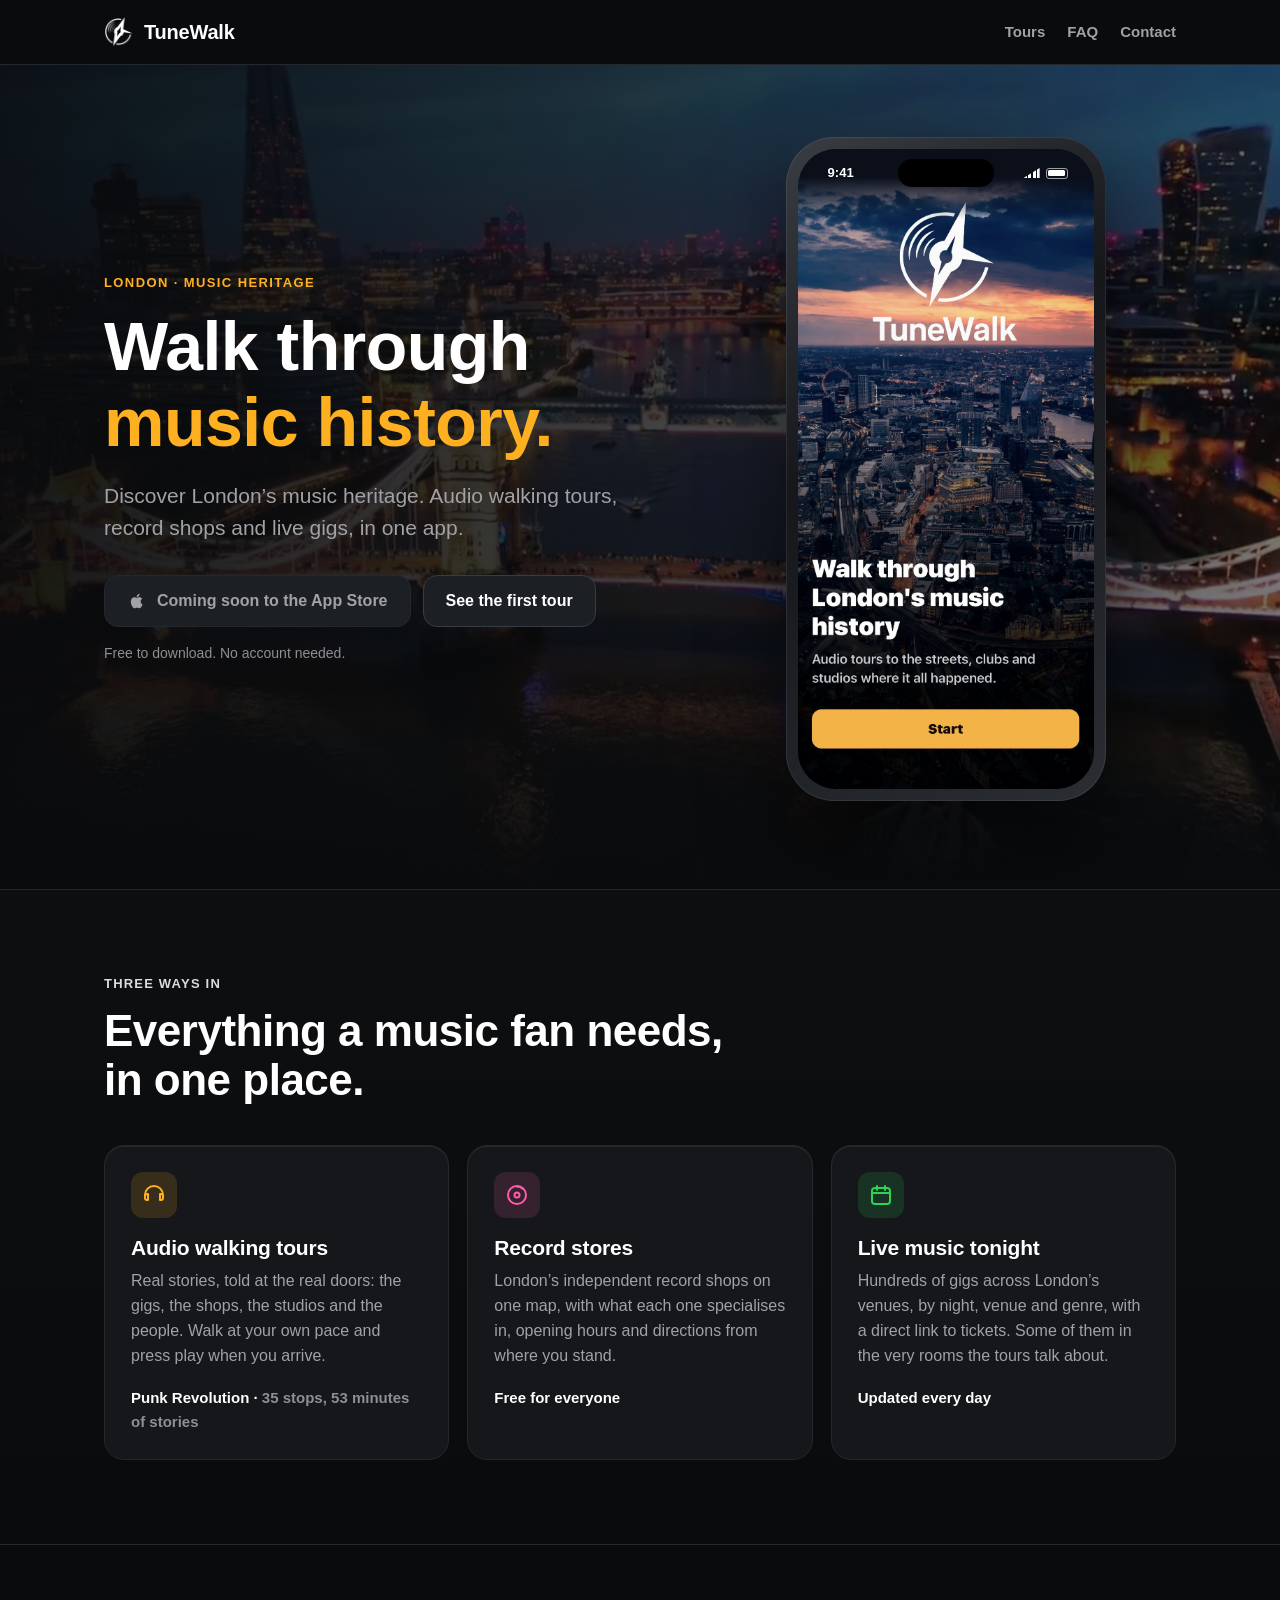
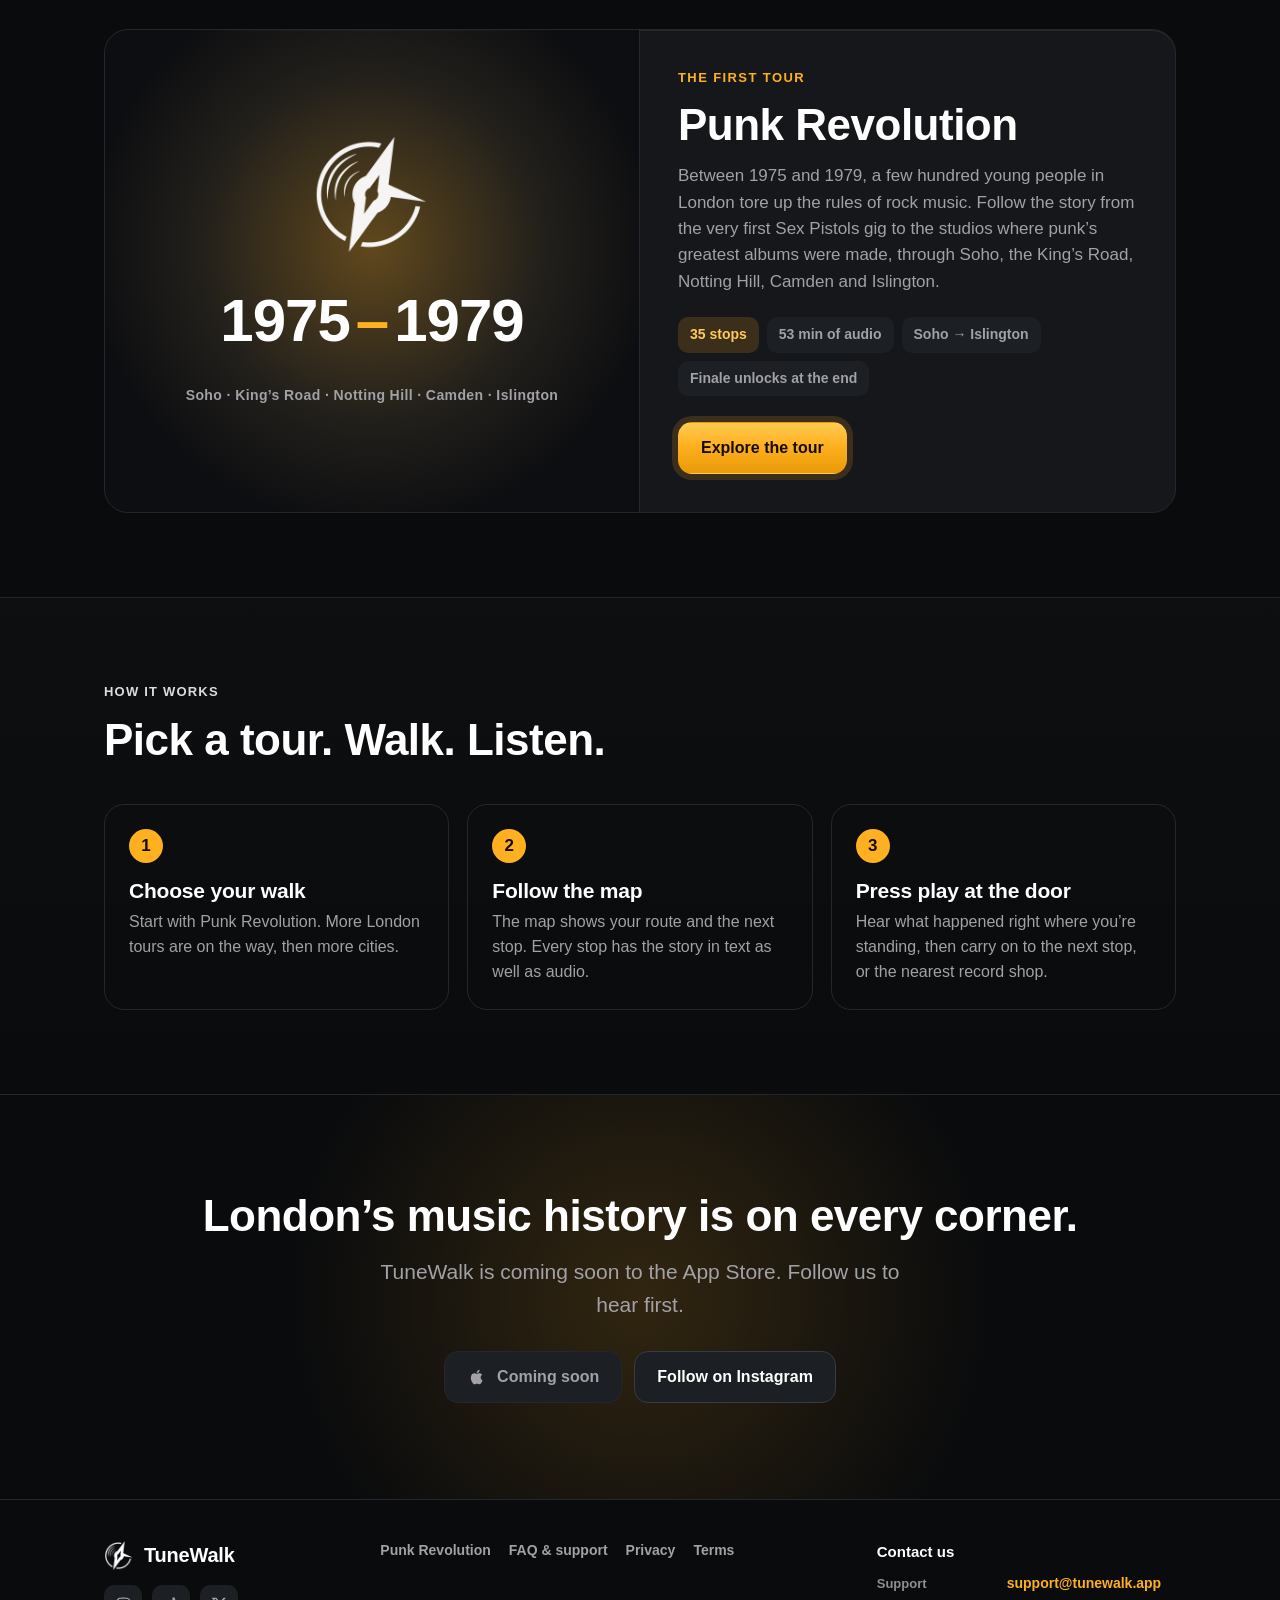
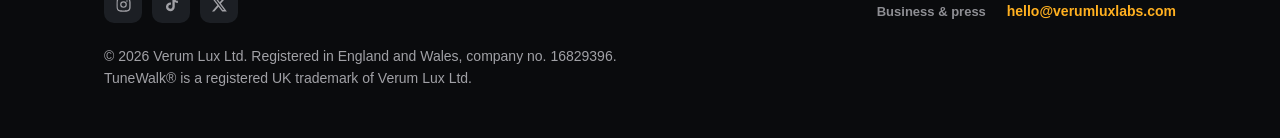
<file: index.html>
<!DOCTYPE html>
<html lang="en">
<head>
<meta charset="UTF-8">
<meta name="viewport" content="width=device-width, initial-scale=1">
<title>TuneWalk – London’s music history, on foot</title>
<meta name="description" content="Audio walking tours of London’s music history, the city’s independent record stores and tonight’s gigs, together in one app.">
<meta name="theme-color" content="#0A0B0D">
<link rel="icon" type="image/png" href="assets/favicon-64.png">
<link rel="apple-touch-icon" href="assets/apple-touch-icon.png">
<link rel="stylesheet" href="assets/site.css?v=20261121d">
<meta property="og:type" content="website">
<meta property="og:site_name" content="TuneWalk">
<meta property="og:title" content="TuneWalk – London’s music history, on foot">
<meta property="og:description" content="Audio walking tours of London’s music history, the city’s independent record stores and tonight’s gigs, together in one app.">
<meta property="og:url" content="https://tunewalk.app/">
<meta property="og:image" content="https://tunewalk.app/assets/og-home.png">
<meta property="og:image:width" content="1200">
<meta property="og:image:height" content="630">
<meta name="twitter:card" content="summary_large_image">
<meta name="twitter:title" content="TuneWalk – London’s music history, on foot">
<meta name="twitter:description" content="Audio walking tours of London’s music history, the city’s independent record stores and tonight’s gigs, together in one app.">
<meta name="twitter:image" content="https://tunewalk.app/assets/og-home.png">
</head>
<body>
<header class="nav"><div class="wrap">
  <a class="brand" href="index.html"><img src="assets/logo-mark-256.png" alt="">TuneWalk</a>
  <nav class="nav-links">
    <a href="tour/punk-revolution/index.html">Tours</a>
    <a class="hide-sm" href="faq/index.html">FAQ</a>
    <a href="#contact">Contact</a>
  </nav>
</div></header>

<main>
<section class="hero">
  <video class="hero-video" autoplay muted loop playsinline preload="auto" poster="assets/hero-poster.jpg" aria-hidden="true"><source src="video.mp4" type="video/mp4"></video>
  <div class="hero-shade"></div>
  <div class="wrap hero-grid">
  <div>
    <div class="eyebrow">London · music heritage</div>
    <h1 style="margin-top:14px">Walk through <span>music history.</span></h1>
    <p class="lead">Discover London’s music heritage. Audio walking tours, record shops and live gigs, in one app.</p>
    <div class="hero-cta">
      <span class="btn btn-soon"><svg viewBox="0 0 24 24" fill="currentColor"><path d="M16.37 12.6c-.02-2.2 1.8-3.26 1.88-3.31-1.03-1.5-2.62-1.7-3.18-1.72-1.35-.14-2.64.8-3.33.8-.69 0-1.74-.78-2.86-.76-1.47.02-2.83.86-3.59 2.17-1.53 2.66-.39 6.6 1.1 8.75.73 1.05 1.6 2.24 2.73 2.2 1.1-.05 1.51-.71 2.84-.71 1.32 0 1.7.71 2.86.69 1.18-.02 1.93-1.07 2.65-2.13.83-1.22 1.17-2.4 1.19-2.46-.03-.01-2.28-.87-2.3-3.46zM14.2 6.13c.6-.73 1.01-1.75.9-2.76-.87.04-1.92.58-2.54 1.31-.56.65-1.05 1.69-.92 2.68.97.08 1.96-.49 2.56-1.23z"/></svg> Coming soon to the App Store</span>
      <a class="btn btn-dark" href="tour/punk-revolution/index.html">See the first tour</a>
    </div>
    <div class="hero-note">Free to download. No account needed.</div>
  </div>
  <div>
    <div class="phone"><div class="screen shot">
      <img src="assets/app-welcome.jpg" alt="The TuneWalk welcome screen: Walk through London's music history" width="860" height="1757">
      <div class="statusbar"><span>9:41</span><span class="sb-icons"><i class="sig"></i><i class="bat"></i></span></div>
      <div class="island"></div>
    </div></div>
  </div>
</div></section>

<section class="section alt"><div class="wrap">
  <div class="section-head">
    <div class="label">Three ways in</div>
    <h2 style="margin-top:12px">Everything a music fan needs, in one place.</h2>
  </div>
  <div class="cards">
    <div class="card">
      <div class="ic" style="background:rgba(255,176,32,0.14)"><svg viewBox="0 0 24 24" fill="none" stroke="#FFB020" stroke-width="2" stroke-linecap="round" stroke-linejoin="round"><path d="M3 14v-2a9 9 0 0 1 18 0v2"/><path d="M21 15a2 2 0 0 1-2 2h-1v-6h1a2 2 0 0 1 2 2zM3 15a2 2 0 0 0 2 2h1v-6H5a2 2 0 0 0-2 2z"/></svg></div>
      <h3>Audio walking tours</h3>
      <p>Real stories, told at the real doors: the gigs, the shops, the studios and the people. Walk at your own pace and press play when you arrive.</p>
      <div class="stat">Punk Revolution · <span>35 stops, 53 minutes of stories</span></div>
    </div>
    <div class="card">
      <div class="ic" style="background:rgba(255,92,170,0.14)"><svg viewBox="0 0 24 24" fill="none" stroke="#FF5CAA" stroke-width="2" stroke-linecap="round"><circle cx="12" cy="12" r="9"/><circle cx="12" cy="12" r="2.5"/><path d="M12 3.5a8.5 8.5 0 0 1 6 2.5"/></svg></div>
      <h3>Record stores</h3>
      <p>London’s independent record shops on one map, with what each one specialises in, opening hours and directions from where you stand.</p>
      <div class="stat">Free for everyone</div>
    </div>
    <div class="card">
      <div class="ic" style="background:rgba(48,209,88,0.14)"><svg viewBox="0 0 24 24" fill="none" stroke="#30D158" stroke-width="2" stroke-linecap="round" stroke-linejoin="round"><rect x="3" y="5" width="18" height="16" rx="3"/><path d="M16 3v4M8 3v4M3 10h18"/></svg></div>
      <h3>Live music tonight</h3>
      <p>Hundreds of gigs across London’s venues, by night, venue and genre, with a direct link to tickets. Some of them in the very rooms the tours talk about.</p>
      <div class="stat">Updated every day</div>
    </div>
  </div>
</div></section>

<section class="section"><div class="wrap">
  <div class="tour-card">
    <div class="tour-art tour-art-css"><img src="assets/logo-mark-256.png" alt=""><div class="years">1975<span>–</span>1979</div><div class="where">Soho · King’s Road · Notting Hill · Camden · Islington</div></div>
    <div class="tour-body">
      <div class="eyebrow">The first tour</div>
      <h2 style="margin-top:12px">Punk Revolution</h2>
      <p>Between 1975 and 1979, a few hundred young people in London tore up the rules of rock music. Follow the story from the very first Sex Pistols gig to the studios where punk’s greatest albums were made, through Soho, the King’s Road, Notting Hill, Camden and Islington.</p>
      <div class="chips"><span class="chip amber">35 stops</span><span class="chip">53 min of audio</span><span class="chip">Soho → Islington</span><span class="chip">Finale unlocks at the end</span></div>
      <a class="btn btn-amber" href="tour/punk-revolution/index.html">Explore the tour</a>
    </div>
  </div>
</div></section>

<section class="section alt"><div class="wrap">
  <div class="section-head"><div class="label">How it works</div><h2 style="margin-top:12px">Pick a tour. Walk. Listen.</h2></div>
  <div class="steps">
    <div class="step"><h3>Choose your walk</h3><p>Start with Punk Revolution. More London tours are on the way, then more cities.</p></div>
    <div class="step"><h3>Follow the map</h3><p>The map shows your route and the next stop. Every stop has the story in text as well as audio.</p></div>
    <div class="step"><h3>Press play at the door</h3><p>Hear what happened right where you’re standing, then carry on to the next stop, or the nearest record shop.</p></div>
  </div>
</div></section>

<section class="closing"><div class="wrap" style="position:relative">
  <h2>London’s music history is on every corner.</h2>
  <p class="lead">TuneWalk is coming soon to the App Store. Follow us to hear first.</p>
  <div class="hero-cta">
    <span class="btn btn-soon"><svg viewBox="0 0 24 24" fill="currentColor"><path d="M16.37 12.6c-.02-2.2 1.8-3.26 1.88-3.31-1.03-1.5-2.62-1.7-3.18-1.72-1.35-.14-2.64.8-3.33.8-.69 0-1.74-.78-2.86-.76-1.47.02-2.83.86-3.59 2.17-1.53 2.66-.39 6.6 1.1 8.75.73 1.05 1.6 2.24 2.73 2.2 1.1-.05 1.51-.71 2.84-.71 1.32 0 1.7.71 2.86.69 1.18-.02 1.93-1.07 2.65-2.13.83-1.22 1.17-2.4 1.19-2.46-.03-.01-2.28-.87-2.3-3.46zM14.2 6.13c.6-.73 1.01-1.75.9-2.76-.87.04-1.92.58-2.54 1.31-.56.65-1.05 1.69-.92 2.68.97.08 1.96-.49 2.56-1.23z"/></svg> Coming soon</span>
    <a class="btn btn-dark" href="https://www.instagram.com/tunewalk.app/">Follow on Instagram</a>
  </div>
</div></section>
</main>
<footer id="contact"><div class="wrap">
  <div class="foot">
    <div>
      <a class="brand" href="index.html"><img src="assets/logo-mark-256.png" alt="">TuneWalk</a>
      <div class="social">
  <a href="https://www.instagram.com/tunewalk.app/" aria-label="TuneWalk on Instagram"><svg viewBox="0 0 24 24"><path d="M12 7.3A4.7 4.7 0 1 0 12 16.7 4.7 4.7 0 0 0 12 7.3zm0 7.7a3 3 0 1 1 0-6 3 3 0 0 1 0 6zm6-7.9a1.1 1.1 0 1 1-2.2 0 1.1 1.1 0 0 1 2.2 0zM21.9 8.2c-.1-1.6-.4-3-1.6-4.2S17.4 2.4 15.8 2.3c-1.6-.1-6.5-.1-8.1 0-1.6.1-3 .4-4.2 1.6S2.4 6.6 2.3 8.2c-.1 1.6-.1 6.5 0 8.1.1 1.6.4 3 1.6 4.2s2.6 1.5 4.2 1.6c1.6.1 6.5.1 8.1 0 1.6-.1 3-.4 4.2-1.6s1.5-2.6 1.6-4.2c.1-1.6.1-6.5 0-8.1zM19.8 18c-.3.9-1 1.6-1.9 1.9-1.3.5-4.4.4-5.9.4s-4.6.1-5.9-.4c-.9-.3-1.6-1-1.9-1.9-.5-1.3-.4-4.4-.4-5.9s-.1-4.6.4-5.9c.3-.9 1-1.6 1.9-1.9 1.3-.5 4.4-.4 5.9-.4s4.6-.1 5.9.4c.9.3 1.6 1 1.9 1.9.5 1.3.4 4.4.4 5.9s.1 4.6-.4 5.9z"/></svg></a>
  <a href="https://www.tiktok.com/@tunewalkapp" aria-label="TuneWalk on TikTok"><svg viewBox="0 0 24 24"><path d="M16.6 2h-3.3v13.2a2.9 2.9 0 1 1-2.1-2.8V9.1a6.2 6.2 0 1 0 5.4 6.1V8.6a7.6 7.6 0 0 0 4.4 1.4V6.7a4.4 4.4 0 0 1-4.4-4.4V2z"/></svg></a>
  <a href="https://x.com/TuneWalkApp" aria-label="TuneWalk on X"><svg viewBox="0 0 24 24"><path d="M17.8 2.5h3.3l-7.2 8.2 8.5 11.2h-6.6l-5.2-6.8-6 6.8H1.3l7.7-8.8L.9 2.5h6.8l4.7 6.2 5.4-6.2zm-1.2 17.4h1.8L6.6 4.4H4.6l12 15.5z"/></svg></a>
</div>
    </div>
    <div class="foot-links">
      <a href="tour/punk-revolution/index.html">Punk Revolution</a>
      <a href="faq/index.html">FAQ &amp; support</a>
      <a href="privacy/index.html">Privacy</a>
      <a href="terms/index.html">Terms</a>
    </div>
    <div class="foot-contact">
      <div class="fc-title">Contact us</div>
      <div class="fc-row"><span>Support</span><a href="mailto:support@tunewalk.app">support@tunewalk.app</a></div>
      <div class="fc-row"><span>Business &amp; press</span><a href="mailto:hello@verumluxlabs.com">hello@verumluxlabs.com</a></div>
    </div>
  </div>
  <div class="legal">© 2026 Verum Lux Ltd. Registered in England and Wales, company no. 16829396.<br>TuneWalk® is a registered UK trademark of Verum Lux Ltd.</div>
</div></footer>
</body>
</html>
</file>
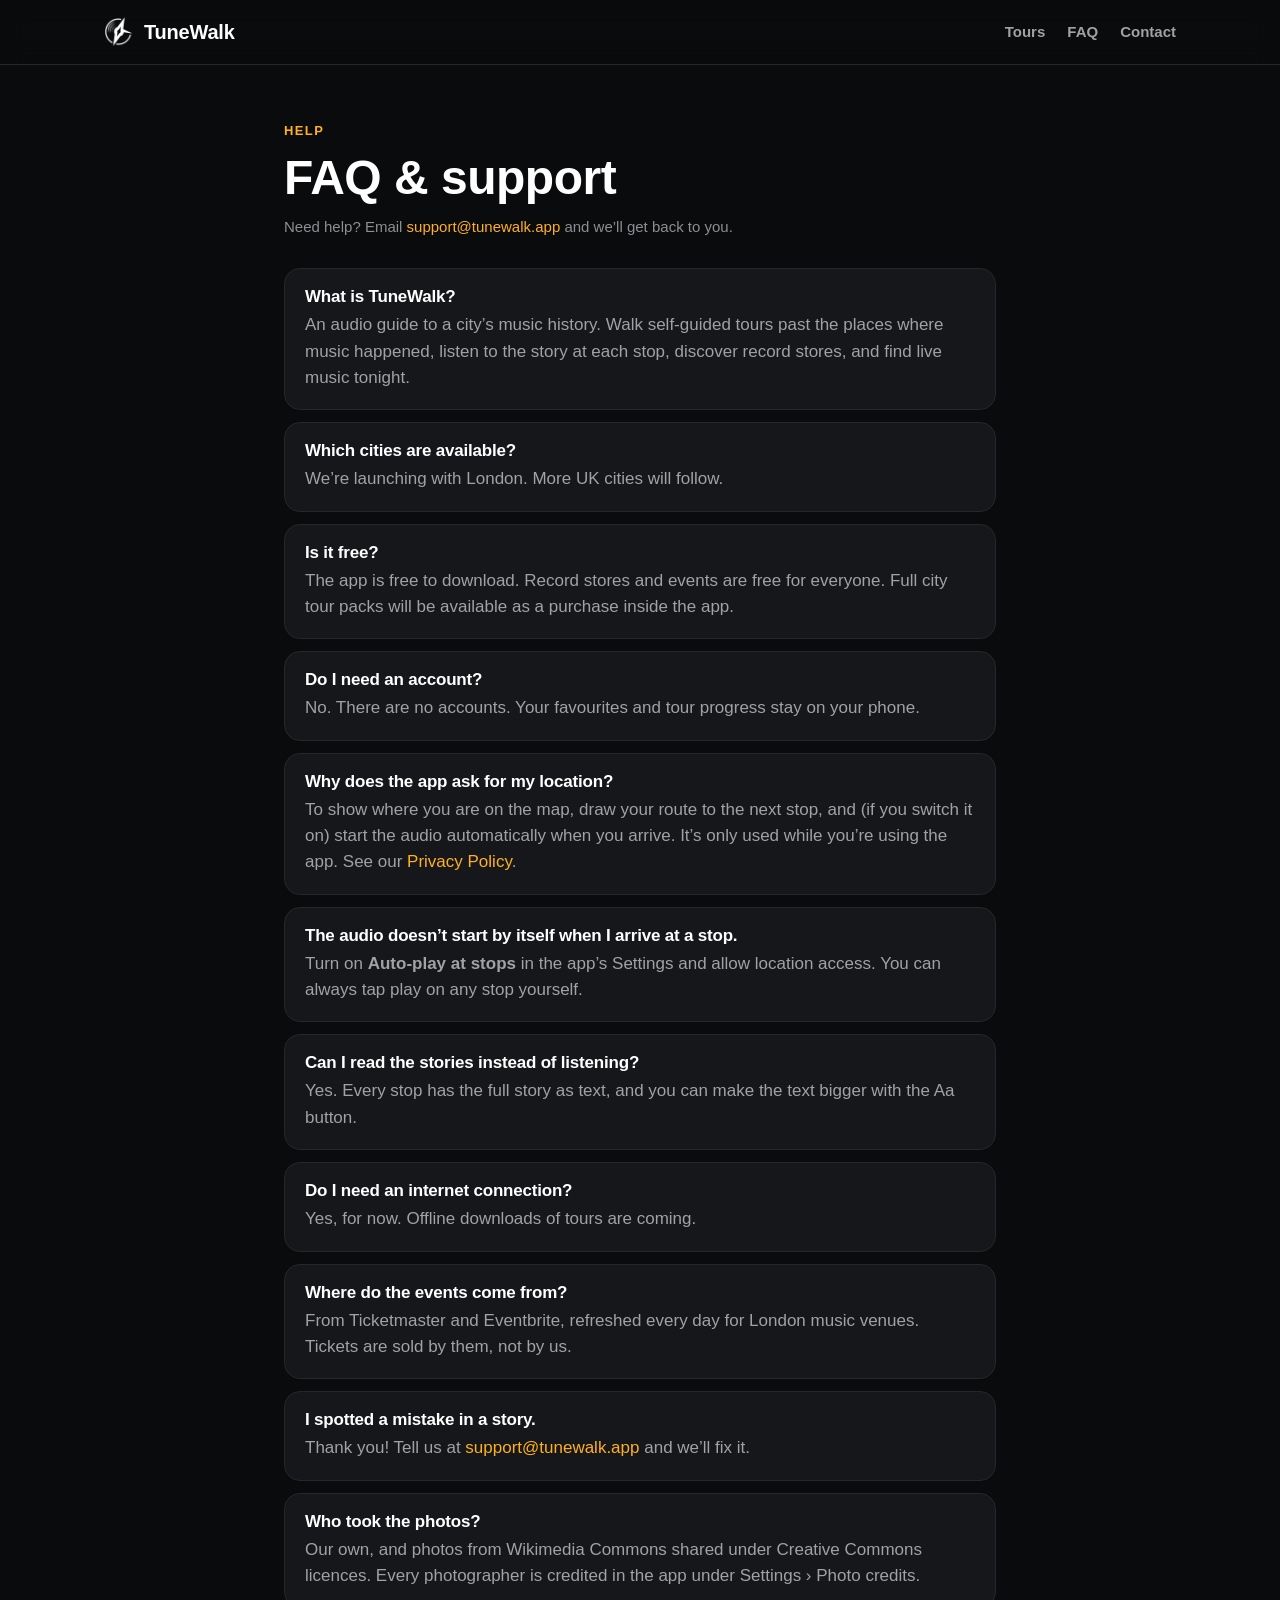
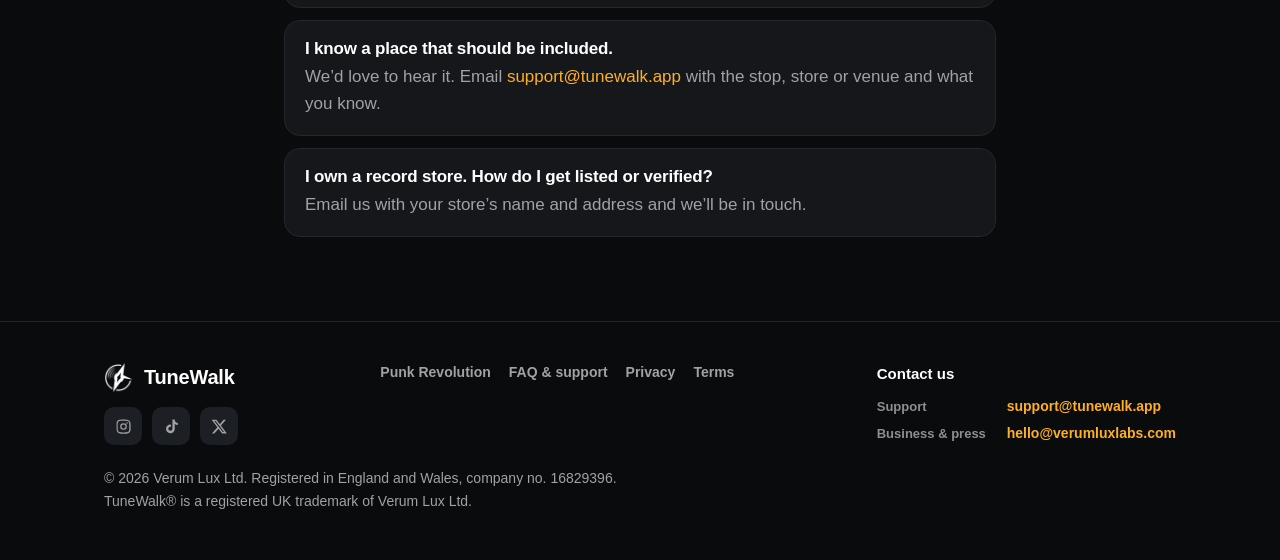
<file: faq/index.html>
<!DOCTYPE html>
<html lang="en">
<head>
<meta charset="UTF-8">
<meta name="viewport" content="width=device-width, initial-scale=1">
<title>FAQ & support – TuneWalk</title>
<meta name="description" content="Answers to common questions about TuneWalk: cities, prices, location, events, stories and support.">
<meta name="theme-color" content="#0A0B0D">
<link rel="icon" type="image/png" href="../assets/favicon-64.png">
<link rel="apple-touch-icon" href="../assets/apple-touch-icon.png">
<link rel="stylesheet" href="../assets/site.css?v=20261121d">
<meta property="og:type" content="website">
<meta property="og:site_name" content="TuneWalk">
<meta property="og:title" content="FAQ & support – TuneWalk">
<meta property="og:description" content="Audio walking tours of London’s music history, the city’s independent record stores and tonight’s gigs, together in one app.">
<meta property="og:url" content="https://tunewalk.app/faq">
<meta property="og:image" content="https://tunewalk.app/assets/og-home.png">
<meta property="og:image:width" content="1200">
<meta property="og:image:height" content="630">
<meta name="twitter:card" content="summary_large_image">
<meta name="twitter:title" content="FAQ & support – TuneWalk">
<meta name="twitter:description" content="Audio walking tours of London’s music history, the city’s independent record stores and tonight’s gigs, together in one app.">
<meta name="twitter:image" content="https://tunewalk.app/assets/og-home.png">
</head>
<body>
<header class="nav"><div class="wrap">
  <a class="brand" href="../index.html"><img src="../assets/logo-mark-256.png" alt="">TuneWalk</a>
  <nav class="nav-links">
    <a href="../tour/punk-revolution/index.html">Tours</a>
    <a class="hide-sm" href="../faq/index.html">FAQ</a>
    <a href="#contact">Contact</a>
  </nav>
</div></header>

<main class="page">
<div class="eyebrow">Help</div>
<h1 style="margin-top:10px">FAQ &amp; support</h1>
<p class="updated">Need help? Email <a href="mailto:support@tunewalk.app">support@tunewalk.app</a> and we’ll get back to you.</p>
<div class="faq-item"><h3>What is TuneWalk?</h3><p>An audio guide to a city’s music history. Walk self-guided tours past the places where music happened, listen to the story at each stop, discover record stores, and find live music tonight.</p></div>
<div class="faq-item"><h3>Which cities are available?</h3><p>We’re launching with London. More UK cities will follow.</p></div>
<div class="faq-item"><h3>Is it free?</h3><p>The app is free to download. Record stores and events are free for everyone. Full city tour packs will be available as a purchase inside the app.</p></div>
<div class="faq-item"><h3>Do I need an account?</h3><p>No. There are no accounts. Your favourites and tour progress stay on your phone.</p></div>
<div class="faq-item"><h3>Why does the app ask for my location?</h3><p>To show where you are on the map, draw your route to the next stop, and (if you switch it on) start the audio automatically when you arrive. It’s only used while you’re using the app. See our <a href="../privacy/index.html">Privacy Policy</a>.</p></div>
<div class="faq-item"><h3>The audio doesn’t start by itself when I arrive at a stop.</h3><p>Turn on <b>Auto-play at stops</b> in the app’s Settings and allow location access. You can always tap play on any stop yourself.</p></div>
<div class="faq-item"><h3>Can I read the stories instead of listening?</h3><p>Yes. Every stop has the full story as text, and you can make the text bigger with the Aa button.</p></div>
<div class="faq-item"><h3>Do I need an internet connection?</h3><p>Yes, for now. Offline downloads of tours are coming.</p></div>
<div class="faq-item"><h3>Where do the events come from?</h3><p>From Ticketmaster and Eventbrite, refreshed every day for London music venues. Tickets are sold by them, not by us.</p></div>
<div class="faq-item"><h3>I spotted a mistake in a story.</h3><p>Thank you! Tell us at <a href="mailto:support@tunewalk.app">support@tunewalk.app</a> and we’ll fix it.</p></div>
<div class="faq-item"><h3>Who took the photos?</h3><p>Our own, and photos from Wikimedia Commons shared under Creative Commons licences. Every photographer is credited in the app under Settings › Photo credits.</p></div>
<div class="faq-item"><h3>I know a place that should be included.</h3><p>We’d love to hear it. Email <a href="mailto:support@tunewalk.app">support@tunewalk.app</a> with the stop, store or venue and what you know.</p></div>
<div class="faq-item"><h3>I own a record store. How do I get listed or verified?</h3><p>Email us with your store’s name and address and we’ll be in touch.</p></div>
</main>
<footer id="contact"><div class="wrap">
  <div class="foot">
    <div>
      <a class="brand" href="../index.html"><img src="../assets/logo-mark-256.png" alt="">TuneWalk</a>
      <div class="social">
  <a href="https://www.instagram.com/tunewalk.app/" aria-label="TuneWalk on Instagram"><svg viewBox="0 0 24 24"><path d="M12 7.3A4.7 4.7 0 1 0 12 16.7 4.7 4.7 0 0 0 12 7.3zm0 7.7a3 3 0 1 1 0-6 3 3 0 0 1 0 6zm6-7.9a1.1 1.1 0 1 1-2.2 0 1.1 1.1 0 0 1 2.2 0zM21.9 8.2c-.1-1.6-.4-3-1.6-4.2S17.4 2.4 15.8 2.3c-1.6-.1-6.5-.1-8.1 0-1.6.1-3 .4-4.2 1.6S2.4 6.6 2.3 8.2c-.1 1.6-.1 6.5 0 8.1.1 1.6.4 3 1.6 4.2s2.6 1.5 4.2 1.6c1.6.1 6.5.1 8.1 0 1.6-.1 3-.4 4.2-1.6s1.5-2.6 1.6-4.2c.1-1.6.1-6.5 0-8.1zM19.8 18c-.3.9-1 1.6-1.9 1.9-1.3.5-4.4.4-5.9.4s-4.6.1-5.9-.4c-.9-.3-1.6-1-1.9-1.9-.5-1.3-.4-4.4-.4-5.9s-.1-4.6.4-5.9c.3-.9 1-1.6 1.9-1.9 1.3-.5 4.4-.4 5.9-.4s4.6-.1 5.9.4c.9.3 1.6 1 1.9 1.9.5 1.3.4 4.4.4 5.9s.1 4.6-.4 5.9z"/></svg></a>
  <a href="https://www.tiktok.com/@tunewalkapp" aria-label="TuneWalk on TikTok"><svg viewBox="0 0 24 24"><path d="M16.6 2h-3.3v13.2a2.9 2.9 0 1 1-2.1-2.8V9.1a6.2 6.2 0 1 0 5.4 6.1V8.6a7.6 7.6 0 0 0 4.4 1.4V6.7a4.4 4.4 0 0 1-4.4-4.4V2z"/></svg></a>
  <a href="https://x.com/TuneWalkApp" aria-label="TuneWalk on X"><svg viewBox="0 0 24 24"><path d="M17.8 2.5h3.3l-7.2 8.2 8.5 11.2h-6.6l-5.2-6.8-6 6.8H1.3l7.7-8.8L.9 2.5h6.8l4.7 6.2 5.4-6.2zm-1.2 17.4h1.8L6.6 4.4H4.6l12 15.5z"/></svg></a>
</div>
    </div>
    <div class="foot-links">
      <a href="../tour/punk-revolution/index.html">Punk Revolution</a>
      <a href="../faq/index.html">FAQ &amp; support</a>
      <a href="../privacy/index.html">Privacy</a>
      <a href="../terms/index.html">Terms</a>
    </div>
    <div class="foot-contact">
      <div class="fc-title">Contact us</div>
      <div class="fc-row"><span>Support</span><a href="mailto:support@tunewalk.app">support@tunewalk.app</a></div>
      <div class="fc-row"><span>Business &amp; press</span><a href="mailto:hello@verumluxlabs.com">hello@verumluxlabs.com</a></div>
    </div>
  </div>
  <div class="legal">© 2026 Verum Lux Ltd. Registered in England and Wales, company no. 16829396.<br>TuneWalk® is a registered UK trademark of Verum Lux Ltd.</div>
</div></footer>
</body>
</html>
</file>
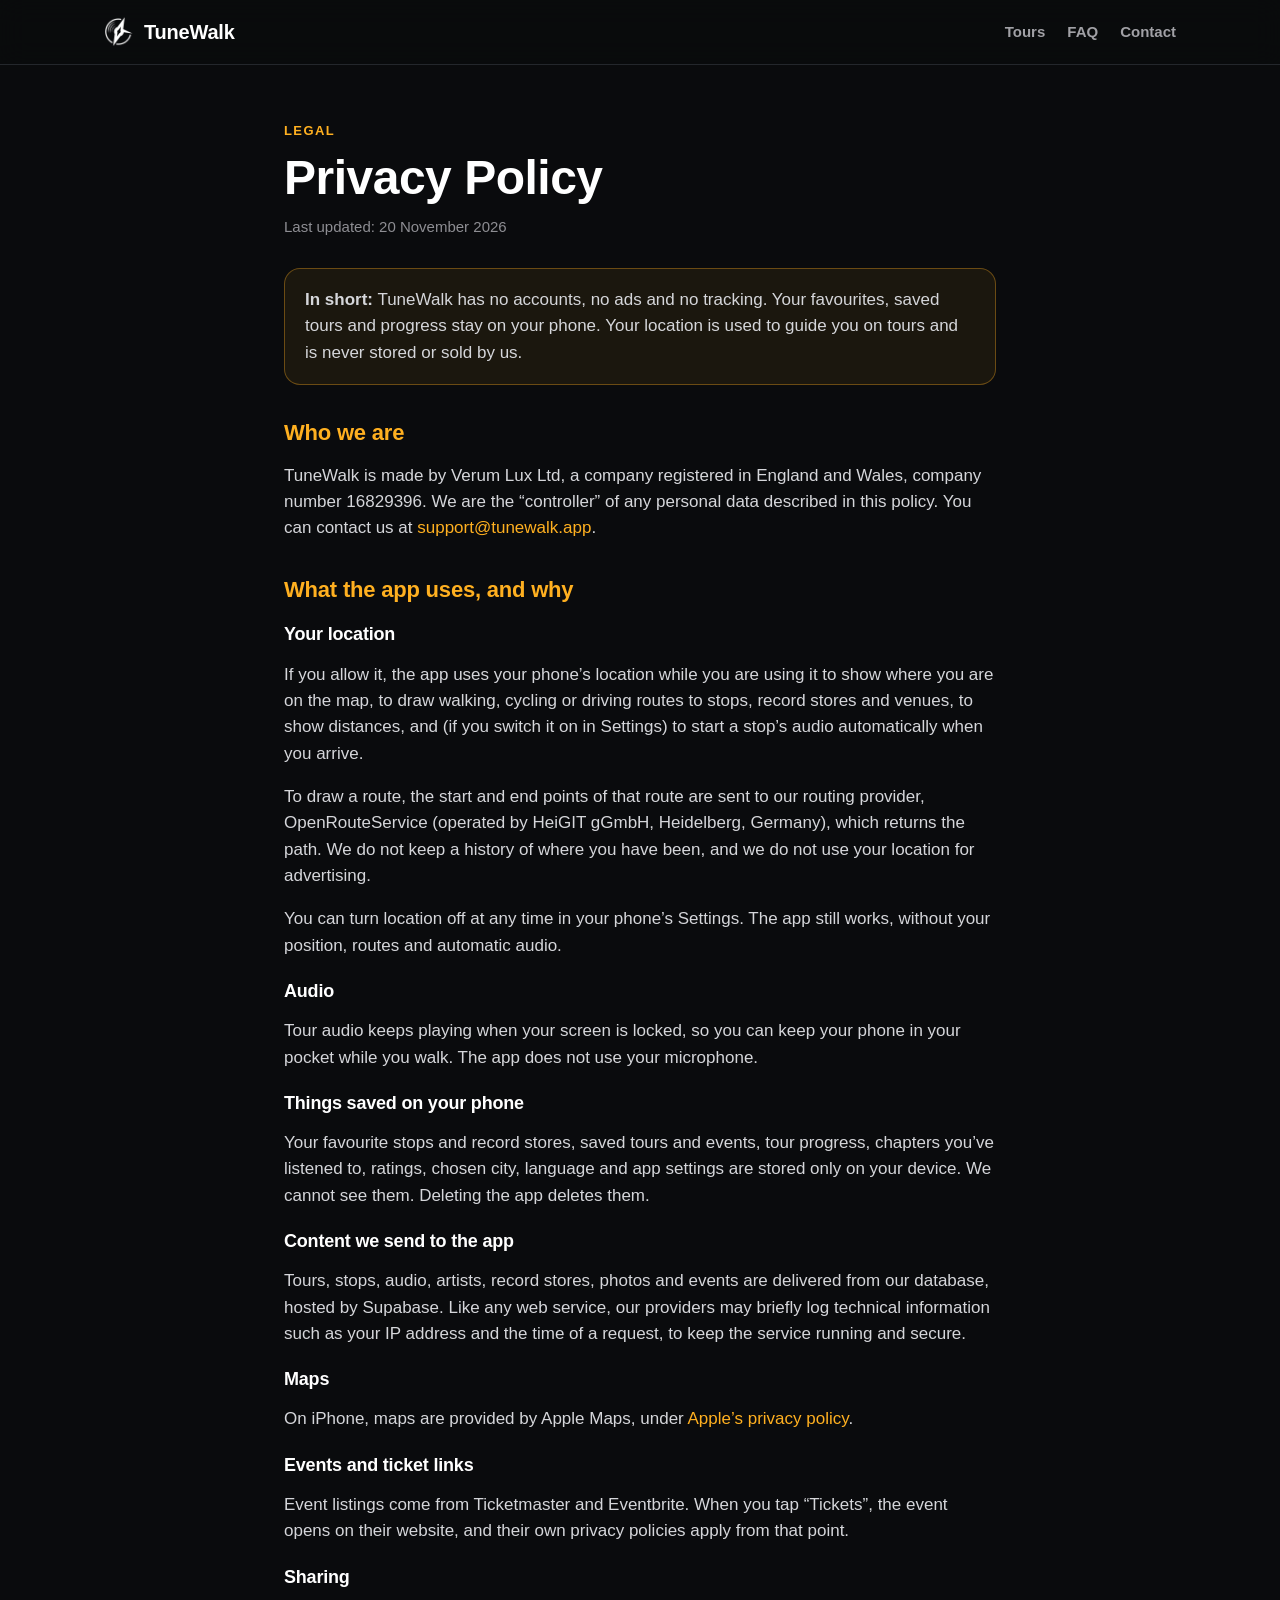
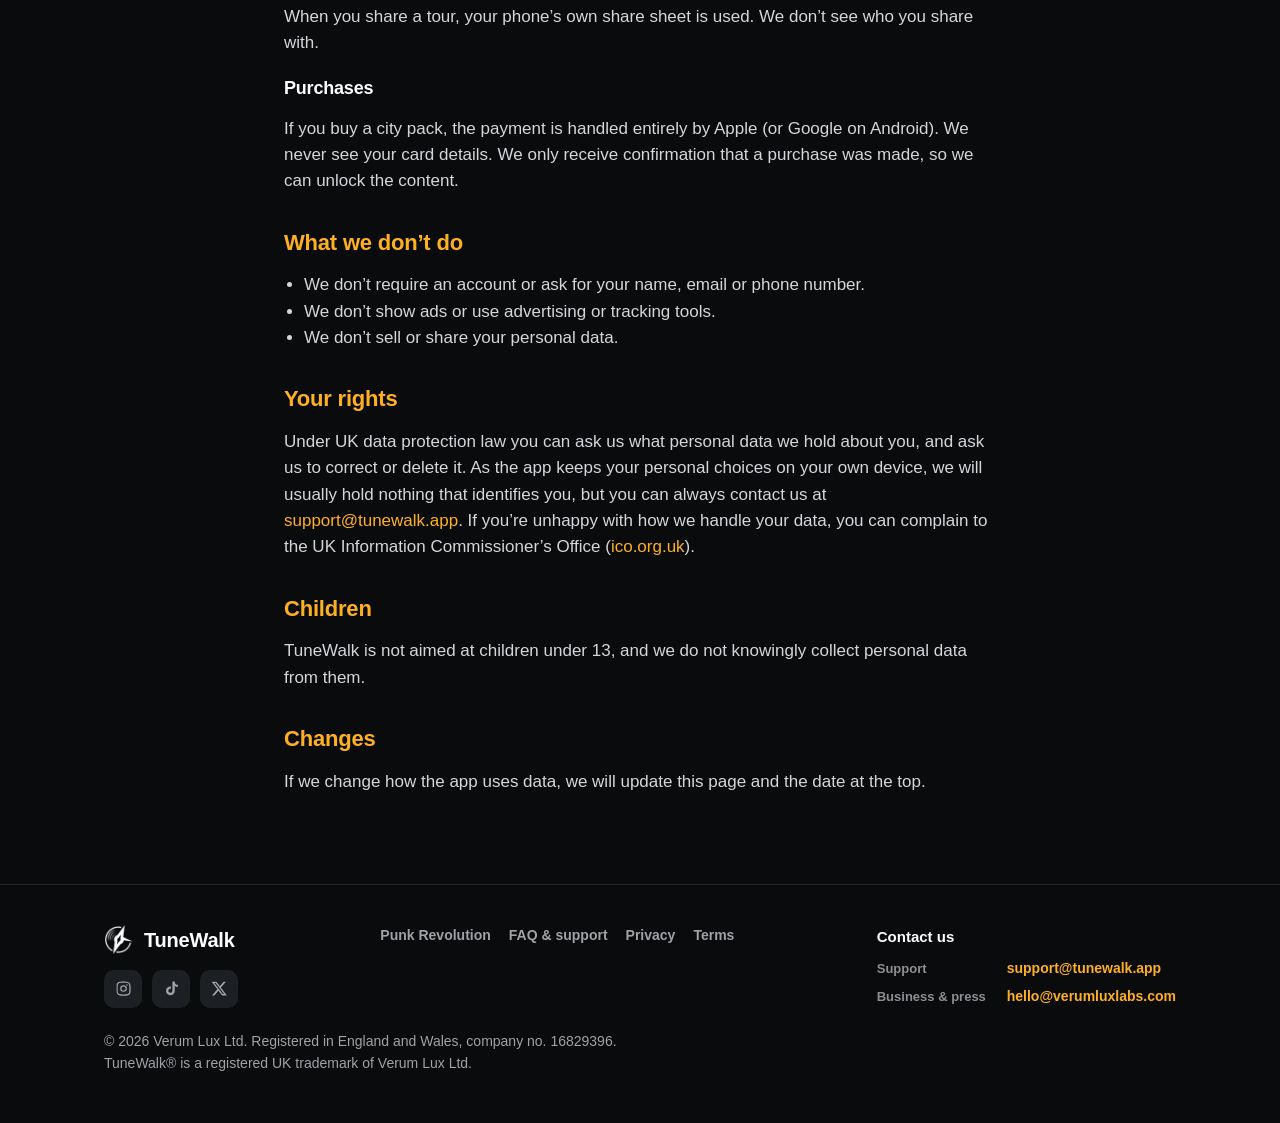
<file: privacy/index.html>
<!DOCTYPE html>
<html lang="en">
<head>
<meta charset="UTF-8">
<meta name="viewport" content="width=device-width, initial-scale=1">
<title>Privacy Policy – TuneWalk</title>
<meta name="description" content="How the TuneWalk app uses your data: no accounts, no ads, no tracking.">
<meta name="theme-color" content="#0A0B0D">
<link rel="icon" type="image/png" href="../assets/favicon-64.png">
<link rel="apple-touch-icon" href="../assets/apple-touch-icon.png">
<link rel="stylesheet" href="../assets/site.css?v=20261121d">
<meta property="og:type" content="website">
<meta property="og:site_name" content="TuneWalk">
<meta property="og:title" content="Privacy Policy – TuneWalk">
<meta property="og:description" content="Audio walking tours of London’s music history, the city’s independent record stores and tonight’s gigs, together in one app.">
<meta property="og:url" content="https://tunewalk.app/privacy">
<meta property="og:image" content="https://tunewalk.app/assets/og-home.png">
<meta property="og:image:width" content="1200">
<meta property="og:image:height" content="630">
<meta name="twitter:card" content="summary_large_image">
<meta name="twitter:title" content="Privacy Policy – TuneWalk">
<meta name="twitter:description" content="Audio walking tours of London’s music history, the city’s independent record stores and tonight’s gigs, together in one app.">
<meta name="twitter:image" content="https://tunewalk.app/assets/og-home.png">
</head>
<body>
<header class="nav"><div class="wrap">
  <a class="brand" href="../index.html"><img src="../assets/logo-mark-256.png" alt="">TuneWalk</a>
  <nav class="nav-links">
    <a href="../tour/punk-revolution/index.html">Tours</a>
    <a class="hide-sm" href="../faq/index.html">FAQ</a>
    <a href="#contact">Contact</a>
  </nav>
</div></header>

<main class="page">
<div class="eyebrow">Legal</div>
<h1 style="margin-top:10px">Privacy Policy</h1>
<p class="updated">Last updated: 20 November 2026</p>
<p class="summary"><b>In short:</b> TuneWalk has no accounts, no ads and no tracking. Your favourites, saved tours and progress stay on your phone. Your location is used to guide you on tours and is never stored or sold by us.</p>
<h2>Who we are</h2>
<p>TuneWalk is made by Verum Lux Ltd, a company registered in England and Wales, company number 16829396. We are the “controller” of any personal data described in this policy. You can contact us at <a href="mailto:support@tunewalk.app">support@tunewalk.app</a>.</p>
<h2>What the app uses, and why</h2>
<h3>Your location</h3>
<p>If you allow it, the app uses your phone’s location while you are using it to show where you are on the map, to draw walking, cycling or driving routes to stops, record stores and venues, to show distances, and (if you switch it on in Settings) to start a stop’s audio automatically when you arrive.</p>
<p>To draw a route, the start and end points of that route are sent to our routing provider, OpenRouteService (operated by HeiGIT gGmbH, Heidelberg, Germany), which returns the path. We do not keep a history of where you have been, and we do not use your location for advertising.</p>
<p>You can turn location off at any time in your phone’s Settings. The app still works, without your position, routes and automatic audio.</p>
<h3>Audio</h3>
<p>Tour audio keeps playing when your screen is locked, so you can keep your phone in your pocket while you walk. The app does not use your microphone.</p>
<h3>Things saved on your phone</h3>
<p>Your favourite stops and record stores, saved tours and events, tour progress, chapters you’ve listened to, ratings, chosen city, language and app settings are stored only on your device. We cannot see them. Deleting the app deletes them.</p>
<h3>Content we send to the app</h3>
<p>Tours, stops, audio, artists, record stores, photos and events are delivered from our database, hosted by Supabase. Like any web service, our providers may briefly log technical information such as your IP address and the time of a request, to keep the service running and secure.</p>
<h3>Maps</h3>
<p>On iPhone, maps are provided by Apple Maps, under <a href="https://www.apple.com/legal/privacy/">Apple’s privacy policy</a>.</p>
<h3>Events and ticket links</h3>
<p>Event listings come from Ticketmaster and Eventbrite. When you tap “Tickets”, the event opens on their website, and their own privacy policies apply from that point.</p>
<h3>Sharing</h3>
<p>When you share a tour, your phone’s own share sheet is used. We don’t see who you share with.</p>
<h3>Purchases</h3>
<p>If you buy a city pack, the payment is handled entirely by Apple (or Google on Android). We never see your card details. We only receive confirmation that a purchase was made, so we can unlock the content.</p>
<h2>What we don’t do</h2>
<ul><li>We don’t require an account or ask for your name, email or phone number.</li><li>We don’t show ads or use advertising or tracking tools.</li><li>We don’t sell or share your personal data.</li></ul>
<h2>Your rights</h2>
<p>Under UK data protection law you can ask us what personal data we hold about you, and ask us to correct or delete it. As the app keeps your personal choices on your own device, we will usually hold nothing that identifies you, but you can always contact us at <a href="mailto:support@tunewalk.app">support@tunewalk.app</a>. If you’re unhappy with how we handle your data, you can complain to the UK Information Commissioner’s Office (<a href="https://ico.org.uk">ico.org.uk</a>).</p>
<h2>Children</h2>
<p>TuneWalk is not aimed at children under 13, and we do not knowingly collect personal data from them.</p>
<h2>Changes</h2>
<p>If we change how the app uses data, we will update this page and the date at the top.</p>
</main>
<footer id="contact"><div class="wrap">
  <div class="foot">
    <div>
      <a class="brand" href="../index.html"><img src="../assets/logo-mark-256.png" alt="">TuneWalk</a>
      <div class="social">
  <a href="https://www.instagram.com/tunewalk.app/" aria-label="TuneWalk on Instagram"><svg viewBox="0 0 24 24"><path d="M12 7.3A4.7 4.7 0 1 0 12 16.7 4.7 4.7 0 0 0 12 7.3zm0 7.7a3 3 0 1 1 0-6 3 3 0 0 1 0 6zm6-7.9a1.1 1.1 0 1 1-2.2 0 1.1 1.1 0 0 1 2.2 0zM21.9 8.2c-.1-1.6-.4-3-1.6-4.2S17.4 2.4 15.8 2.3c-1.6-.1-6.5-.1-8.1 0-1.6.1-3 .4-4.2 1.6S2.4 6.6 2.3 8.2c-.1 1.6-.1 6.5 0 8.1.1 1.6.4 3 1.6 4.2s2.6 1.5 4.2 1.6c1.6.1 6.5.1 8.1 0 1.6-.1 3-.4 4.2-1.6s1.5-2.6 1.6-4.2c.1-1.6.1-6.5 0-8.1zM19.8 18c-.3.9-1 1.6-1.9 1.9-1.3.5-4.4.4-5.9.4s-4.6.1-5.9-.4c-.9-.3-1.6-1-1.9-1.9-.5-1.3-.4-4.4-.4-5.9s-.1-4.6.4-5.9c.3-.9 1-1.6 1.9-1.9 1.3-.5 4.4-.4 5.9-.4s4.6-.1 5.9.4c.9.3 1.6 1 1.9 1.9.5 1.3.4 4.4.4 5.9s.1 4.6-.4 5.9z"/></svg></a>
  <a href="https://www.tiktok.com/@tunewalkapp" aria-label="TuneWalk on TikTok"><svg viewBox="0 0 24 24"><path d="M16.6 2h-3.3v13.2a2.9 2.9 0 1 1-2.1-2.8V9.1a6.2 6.2 0 1 0 5.4 6.1V8.6a7.6 7.6 0 0 0 4.4 1.4V6.7a4.4 4.4 0 0 1-4.4-4.4V2z"/></svg></a>
  <a href="https://x.com/TuneWalkApp" aria-label="TuneWalk on X"><svg viewBox="0 0 24 24"><path d="M17.8 2.5h3.3l-7.2 8.2 8.5 11.2h-6.6l-5.2-6.8-6 6.8H1.3l7.7-8.8L.9 2.5h6.8l4.7 6.2 5.4-6.2zm-1.2 17.4h1.8L6.6 4.4H4.6l12 15.5z"/></svg></a>
</div>
    </div>
    <div class="foot-links">
      <a href="../tour/punk-revolution/index.html">Punk Revolution</a>
      <a href="../faq/index.html">FAQ &amp; support</a>
      <a href="../privacy/index.html">Privacy</a>
      <a href="../terms/index.html">Terms</a>
    </div>
    <div class="foot-contact">
      <div class="fc-title">Contact us</div>
      <div class="fc-row"><span>Support</span><a href="mailto:support@tunewalk.app">support@tunewalk.app</a></div>
      <div class="fc-row"><span>Business &amp; press</span><a href="mailto:hello@verumluxlabs.com">hello@verumluxlabs.com</a></div>
    </div>
  </div>
  <div class="legal">© 2026 Verum Lux Ltd. Registered in England and Wales, company no. 16829396.<br>TuneWalk® is a registered UK trademark of Verum Lux Ltd.</div>
</div></footer>
</body>
</html>
</file>
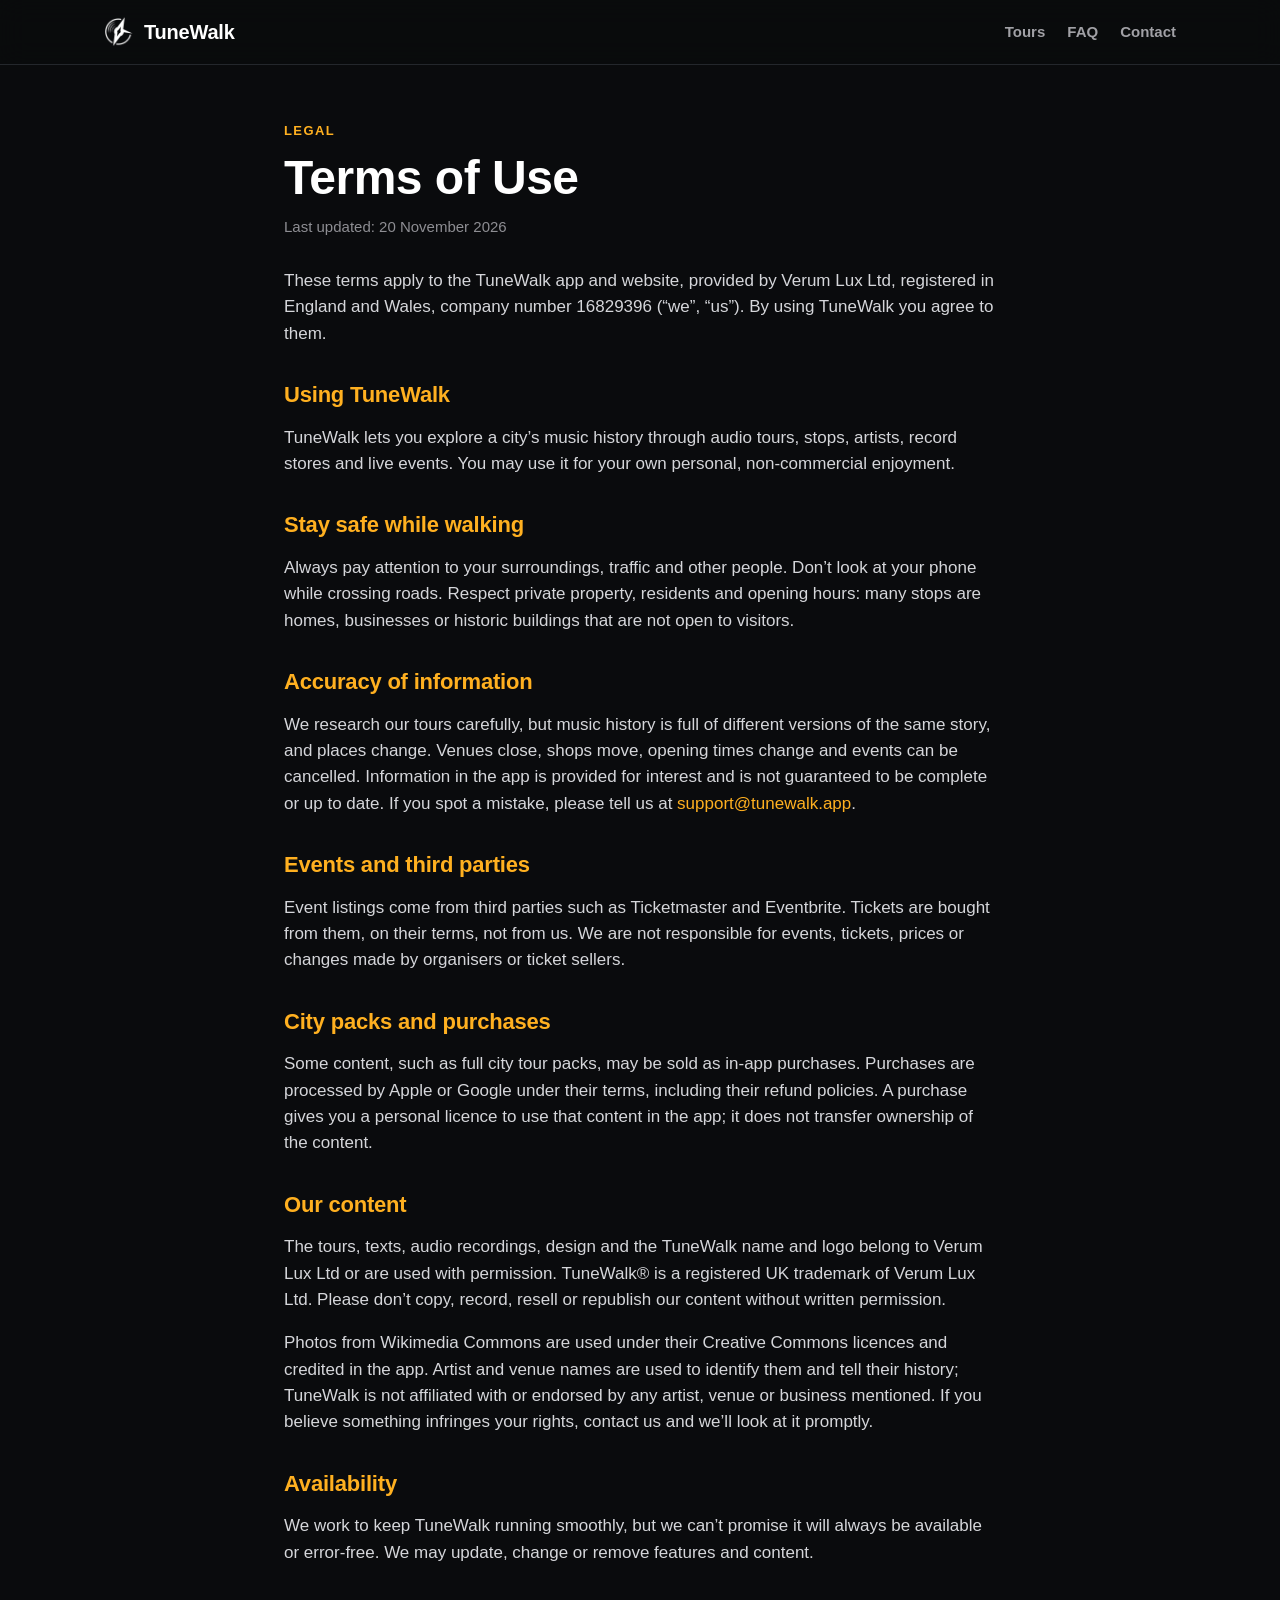
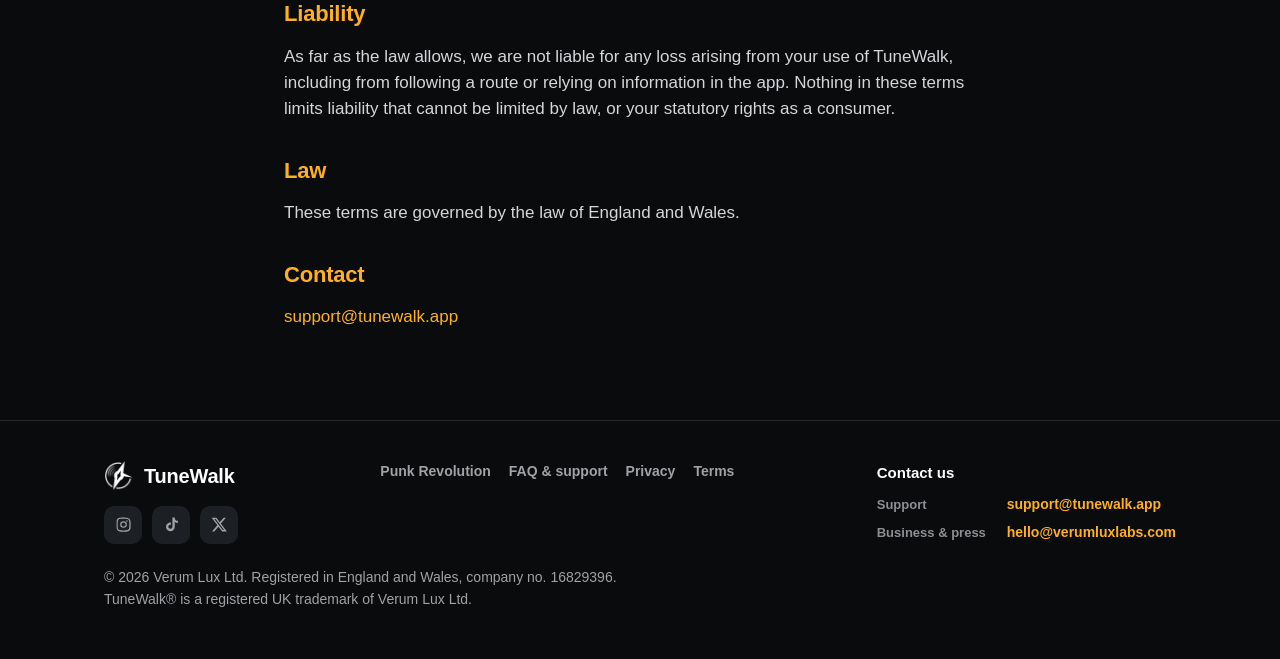
<file: terms/index.html>
<!DOCTYPE html>
<html lang="en">
<head>
<meta charset="UTF-8">
<meta name="viewport" content="width=device-width, initial-scale=1">
<title>Terms of Use – TuneWalk</title>
<meta name="description" content="The terms for using the TuneWalk app and website.">
<meta name="theme-color" content="#0A0B0D">
<link rel="icon" type="image/png" href="../assets/favicon-64.png">
<link rel="apple-touch-icon" href="../assets/apple-touch-icon.png">
<link rel="stylesheet" href="../assets/site.css?v=20261121d">
<meta property="og:type" content="website">
<meta property="og:site_name" content="TuneWalk">
<meta property="og:title" content="Terms of Use – TuneWalk">
<meta property="og:description" content="Audio walking tours of London’s music history, the city’s independent record stores and tonight’s gigs, together in one app.">
<meta property="og:url" content="https://tunewalk.app/terms">
<meta property="og:image" content="https://tunewalk.app/assets/og-home.png">
<meta property="og:image:width" content="1200">
<meta property="og:image:height" content="630">
<meta name="twitter:card" content="summary_large_image">
<meta name="twitter:title" content="Terms of Use – TuneWalk">
<meta name="twitter:description" content="Audio walking tours of London’s music history, the city’s independent record stores and tonight’s gigs, together in one app.">
<meta name="twitter:image" content="https://tunewalk.app/assets/og-home.png">
</head>
<body>
<header class="nav"><div class="wrap">
  <a class="brand" href="../index.html"><img src="../assets/logo-mark-256.png" alt="">TuneWalk</a>
  <nav class="nav-links">
    <a href="../tour/punk-revolution/index.html">Tours</a>
    <a class="hide-sm" href="../faq/index.html">FAQ</a>
    <a href="#contact">Contact</a>
  </nav>
</div></header>

<main class="page">
<div class="eyebrow">Legal</div>
<h1 style="margin-top:10px">Terms of Use</h1>
<p class="updated">Last updated: 20 November 2026</p>
<p>These terms apply to the TuneWalk app and website, provided by Verum Lux Ltd, registered in England and Wales, company number 16829396 (“we”, “us”). By using TuneWalk you agree to them.</p>
<h2>Using TuneWalk</h2>
<p>TuneWalk lets you explore a city’s music history through audio tours, stops, artists, record stores and live events. You may use it for your own personal, non-commercial enjoyment.</p>
<h2>Stay safe while walking</h2>
<p>Always pay attention to your surroundings, traffic and other people. Don’t look at your phone while crossing roads. Respect private property, residents and opening hours: many stops are homes, businesses or historic buildings that are not open to visitors.</p>
<h2>Accuracy of information</h2>
<p>We research our tours carefully, but music history is full of different versions of the same story, and places change. Venues close, shops move, opening times change and events can be cancelled. Information in the app is provided for interest and is not guaranteed to be complete or up to date. If you spot a mistake, please tell us at <a href="mailto:support@tunewalk.app">support@tunewalk.app</a>.</p>
<h2>Events and third parties</h2>
<p>Event listings come from third parties such as Ticketmaster and Eventbrite. Tickets are bought from them, on their terms, not from us. We are not responsible for events, tickets, prices or changes made by organisers or ticket sellers.</p>
<h2>City packs and purchases</h2>
<p>Some content, such as full city tour packs, may be sold as in-app purchases. Purchases are processed by Apple or Google under their terms, including their refund policies. A purchase gives you a personal licence to use that content in the app; it does not transfer ownership of the content.</p>
<h2>Our content</h2>
<p>The tours, texts, audio recordings, design and the TuneWalk name and logo belong to Verum Lux Ltd or are used with permission. TuneWalk® is a registered UK trademark of Verum Lux Ltd. Please don’t copy, record, resell or republish our content without written permission.</p>
<p>Photos from Wikimedia Commons are used under their Creative Commons licences and credited in the app. Artist and venue names are used to identify them and tell their history; TuneWalk is not affiliated with or endorsed by any artist, venue or business mentioned. If you believe something infringes your rights, contact us and we’ll look at it promptly.</p>
<h2>Availability</h2>
<p>We work to keep TuneWalk running smoothly, but we can’t promise it will always be available or error-free. We may update, change or remove features and content.</p>
<h2>Liability</h2>
<p>As far as the law allows, we are not liable for any loss arising from your use of TuneWalk, including from following a route or relying on information in the app. Nothing in these terms limits liability that cannot be limited by law, or your statutory rights as a consumer.</p>
<h2>Law</h2>
<p>These terms are governed by the law of England and Wales.</p>
<h2>Contact</h2>
<p><a href="mailto:support@tunewalk.app">support@tunewalk.app</a></p>
</main>
<footer id="contact"><div class="wrap">
  <div class="foot">
    <div>
      <a class="brand" href="../index.html"><img src="../assets/logo-mark-256.png" alt="">TuneWalk</a>
      <div class="social">
  <a href="https://www.instagram.com/tunewalk.app/" aria-label="TuneWalk on Instagram"><svg viewBox="0 0 24 24"><path d="M12 7.3A4.7 4.7 0 1 0 12 16.7 4.7 4.7 0 0 0 12 7.3zm0 7.7a3 3 0 1 1 0-6 3 3 0 0 1 0 6zm6-7.9a1.1 1.1 0 1 1-2.2 0 1.1 1.1 0 0 1 2.2 0zM21.9 8.2c-.1-1.6-.4-3-1.6-4.2S17.4 2.4 15.8 2.3c-1.6-.1-6.5-.1-8.1 0-1.6.1-3 .4-4.2 1.6S2.4 6.6 2.3 8.2c-.1 1.6-.1 6.5 0 8.1.1 1.6.4 3 1.6 4.2s2.6 1.5 4.2 1.6c1.6.1 6.5.1 8.1 0 1.6-.1 3-.4 4.2-1.6s1.5-2.6 1.6-4.2c.1-1.6.1-6.5 0-8.1zM19.8 18c-.3.9-1 1.6-1.9 1.9-1.3.5-4.4.4-5.9.4s-4.6.1-5.9-.4c-.9-.3-1.6-1-1.9-1.9-.5-1.3-.4-4.4-.4-5.9s-.1-4.6.4-5.9c.3-.9 1-1.6 1.9-1.9 1.3-.5 4.4-.4 5.9-.4s4.6-.1 5.9.4c.9.3 1.6 1 1.9 1.9.5 1.3.4 4.4.4 5.9s.1 4.6-.4 5.9z"/></svg></a>
  <a href="https://www.tiktok.com/@tunewalkapp" aria-label="TuneWalk on TikTok"><svg viewBox="0 0 24 24"><path d="M16.6 2h-3.3v13.2a2.9 2.9 0 1 1-2.1-2.8V9.1a6.2 6.2 0 1 0 5.4 6.1V8.6a7.6 7.6 0 0 0 4.4 1.4V6.7a4.4 4.4 0 0 1-4.4-4.4V2z"/></svg></a>
  <a href="https://x.com/TuneWalkApp" aria-label="TuneWalk on X"><svg viewBox="0 0 24 24"><path d="M17.8 2.5h3.3l-7.2 8.2 8.5 11.2h-6.6l-5.2-6.8-6 6.8H1.3l7.7-8.8L.9 2.5h6.8l4.7 6.2 5.4-6.2zm-1.2 17.4h1.8L6.6 4.4H4.6l12 15.5z"/></svg></a>
</div>
    </div>
    <div class="foot-links">
      <a href="../tour/punk-revolution/index.html">Punk Revolution</a>
      <a href="../faq/index.html">FAQ &amp; support</a>
      <a href="../privacy/index.html">Privacy</a>
      <a href="../terms/index.html">Terms</a>
    </div>
    <div class="foot-contact">
      <div class="fc-title">Contact us</div>
      <div class="fc-row"><span>Support</span><a href="mailto:support@tunewalk.app">support@tunewalk.app</a></div>
      <div class="fc-row"><span>Business &amp; press</span><a href="mailto:hello@verumluxlabs.com">hello@verumluxlabs.com</a></div>
    </div>
  </div>
  <div class="legal">© 2026 Verum Lux Ltd. Registered in England and Wales, company no. 16829396.<br>TuneWalk® is a registered UK trademark of Verum Lux Ltd.</div>
</div></footer>
</body>
</html>
</file>
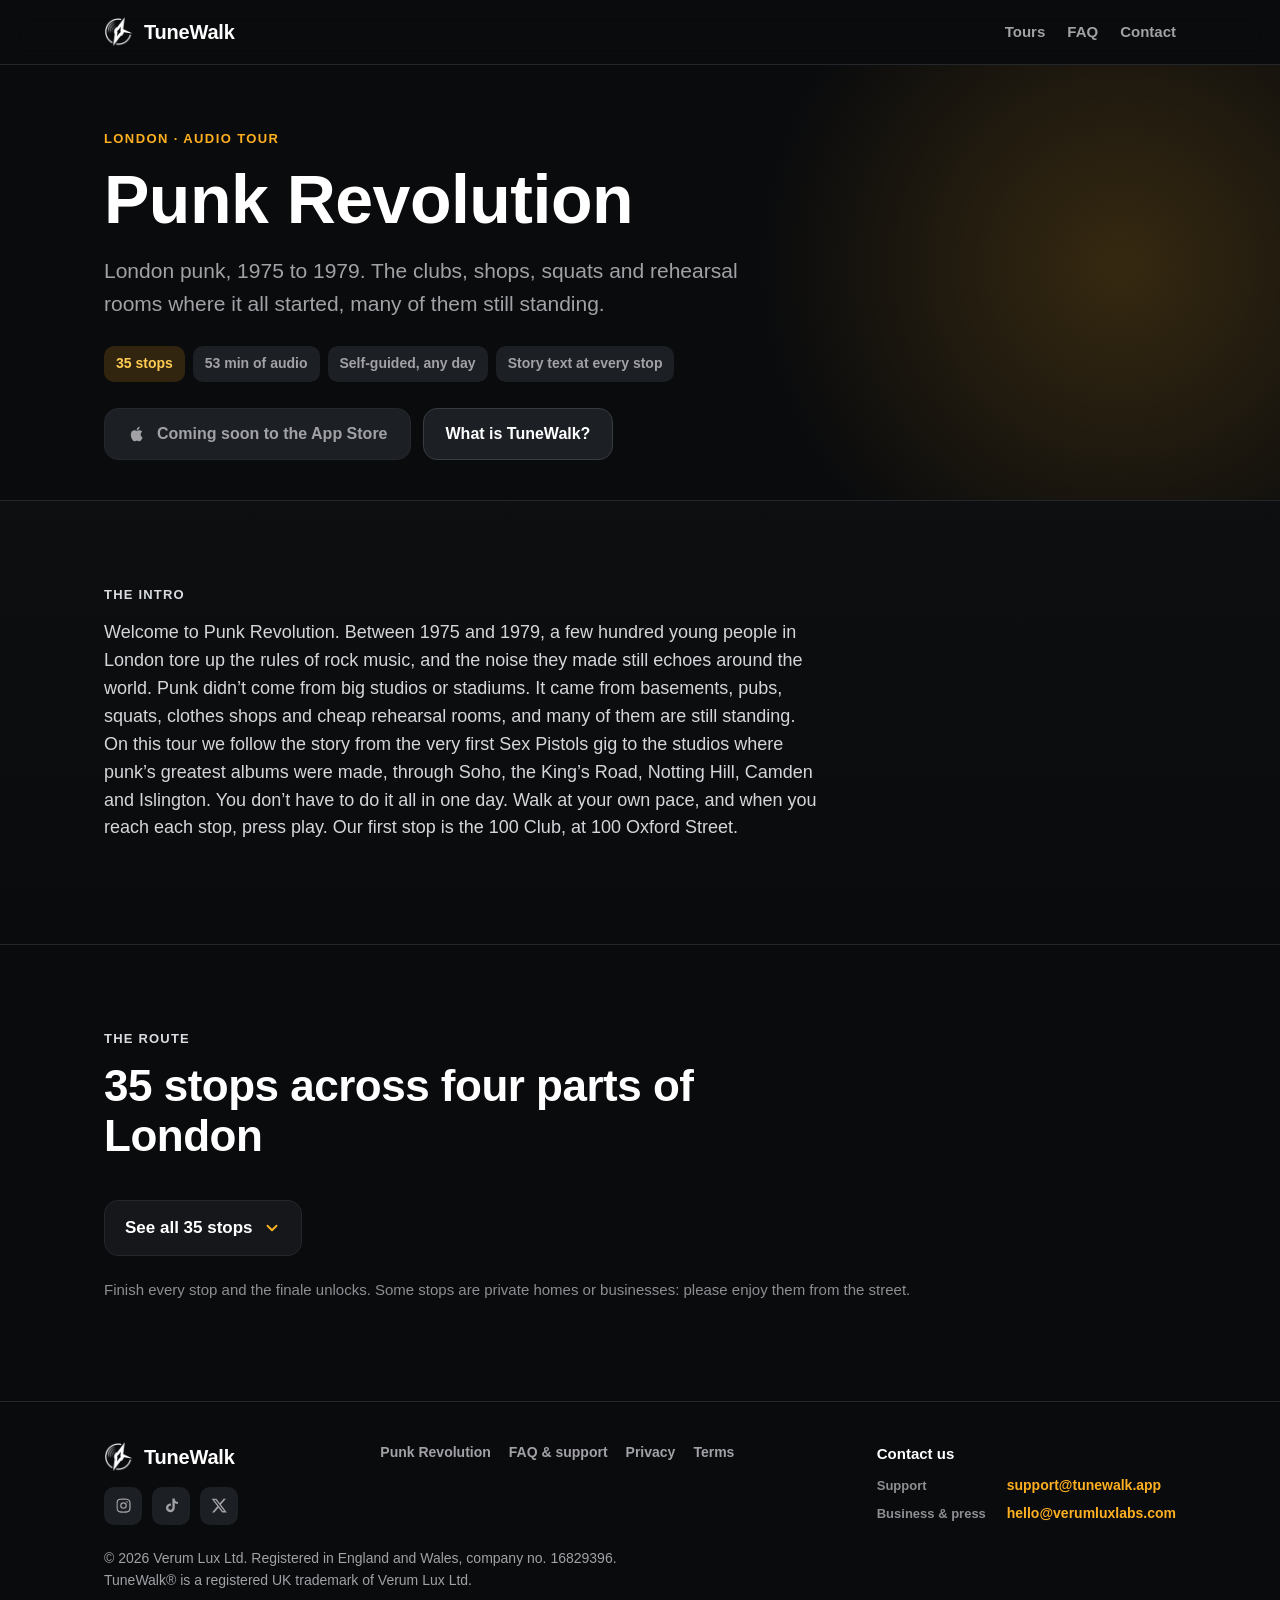
<file: tour/punk-revolution/index.html>
<!DOCTYPE html>
<html lang="en">
<head>
<meta charset="UTF-8">
<meta name="viewport" content="width=device-width, initial-scale=1">
<title>Punk Revolution – a TuneWalk audio tour of London</title>
<meta name="description" content="35 stops through the London where punk began, 1975 to 1979: the clubs, shops, squats and studios, with 53 minutes of stories.">
<meta name="theme-color" content="#0A0B0D">
<link rel="icon" type="image/png" href="../../assets/favicon-64.png">
<link rel="apple-touch-icon" href="../../assets/apple-touch-icon.png">
<link rel="stylesheet" href="../../assets/site.css?v=20261121d">
<meta property="og:type" content="website">
<meta property="og:site_name" content="TuneWalk">
<meta property="og:title" content="Punk Revolution – a TuneWalk audio tour of London">
<meta property="og:description" content="35 stops through the London where punk began, 1975 to 1979: the clubs, shops, squats and studios, with 53 minutes of stories.">
<meta property="og:url" content="https://tunewalk.app/tour/punk-revolution">
<meta property="og:image" content="https://tunewalk.app/assets/og-punk-revolution.png">
<meta property="og:image:width" content="1200">
<meta property="og:image:height" content="630">
<meta name="twitter:card" content="summary_large_image">
<meta name="twitter:title" content="Punk Revolution – a TuneWalk audio tour of London">
<meta name="twitter:description" content="35 stops through the London where punk began, 1975 to 1979: the clubs, shops, squats and studios, with 53 minutes of stories.">
<meta name="twitter:image" content="https://tunewalk.app/assets/og-punk-revolution.png">
</head>
<body>
<header class="nav"><div class="wrap">
  <a class="brand" href="../../index.html"><img src="../../assets/logo-mark-256.png" alt="">TuneWalk</a>
  <nav class="nav-links">
    <a href="../../tour/punk-revolution/index.html">Tours</a>
    <a class="hide-sm" href="../../faq/index.html">FAQ</a>
    <a href="#contact">Contact</a>
  </nav>
</div></header>

<main>
<section class="tour-hero"><div class="wrap" style="position:relative">
  <div class="eyebrow">London · audio tour</div>
  <h1 style="margin-top:12px">Punk Revolution</h1>
  <p class="lead">London punk, 1975 to 1979. The clubs, shops, squats and rehearsal rooms where it all started, many of them still standing.</p>
  <div class="chips"><span class="chip amber">35 stops</span><span class="chip">53 min of audio</span><span class="chip">Self-guided, any day</span><span class="chip">Story text at every stop</span></div>
  <div class="hero-cta">
    <span class="btn btn-soon"><svg viewBox="0 0 24 24" fill="currentColor"><path d="M16.37 12.6c-.02-2.2 1.8-3.26 1.88-3.31-1.03-1.5-2.62-1.7-3.18-1.72-1.35-.14-2.64.8-3.33.8-.69 0-1.74-.78-2.86-.76-1.47.02-2.83.86-3.59 2.17-1.53 2.66-.39 6.6 1.1 8.75.73 1.05 1.6 2.24 2.73 2.2 1.1-.05 1.51-.71 2.84-.71 1.32 0 1.7.71 2.86.69 1.18-.02 1.93-1.07 2.65-2.13.83-1.22 1.17-2.4 1.19-2.46-.03-.01-2.28-.87-2.3-3.46zM14.2 6.13c.6-.73 1.01-1.75.9-2.76-.87.04-1.92.58-2.54 1.31-.56.65-1.05 1.69-.92 2.68.97.08 1.96-.49 2.56-1.23z"/></svg> Coming soon to the App Store</span>
    <a class="btn btn-dark" href="../../index.html">What is TuneWalk?</a>
  </div>
</div></section>

<section class="section alt"><div class="wrap">
  <div class="label">The intro</div>
  <p class="intro-text" style="margin-top:14px">Welcome to Punk Revolution. Between 1975 and 1979, a few hundred young people in London tore up the rules of rock music, and the noise they made still echoes around the world. Punk didn’t come from big studios or stadiums. It came from basements, pubs, squats, clothes shops and cheap rehearsal rooms, and many of them are still standing. On this tour we follow the story from the very first Sex Pistols gig to the studios where punk’s greatest albums were made, through Soho, the King’s Road, Notting Hill, Camden and Islington. You don’t have to do it all in one day. Walk at your own pace, and when you reach each stop, press play. Our first stop is the 100 Club, at 100 Oxford Street.</p>
</div></section>

<section class="section"><div class="wrap">
  <div class="section-head"><div class="label">The route</div><h2 style="margin-top:12px">35 stops across four parts of London</h2></div>
  <details class="stops-toggle">
    <summary><span class="st-open">See all 35 stops</span><span class="st-close">Hide the stops</span><svg viewBox="0 0 24 24" width="18" height="18"><path d="M6 9l6 6 6-6"/></svg></summary>
    <div class="stop-area">Soho & Covent Garden</div>
    <ol class="stop-list" start="1">
    <li><span>1</span><div><b>100 Club</b><small>The 1976 Punk Special turned scattered bands into a movement.</small></div></li>
    <li><span>2</span><div><b>St Martin’s School of Art</b><small>Where the Sex Pistols played their very first gig.</small></div></li>
    <li><span>3</span><div><b>6 Denmark Street</b><small>The Pistols’ base, with Johnny Rotten’s drawings still inside.</small></div></li>
    <li><span>4</span><div><b>The Roxy</b><small>London’s first punk club, with Don Letts spinning reggae.</small></div></li>
    <li><span>5</span><div><b>The Rock Garden</b><small>Talking Heads played their first British gigs in this cellar.</small></div></li>
    <li><span>6</span><div><b>Notre Dame Hall</b><small>A church hall that gave the banned Sex Pistols a stage.</small></div></li>
    <li><span>7</span><div><b>The Marquee Club</b><small>The rock club that banned the Pistols, and got them noticed.</small></div></li>
    <li><span>8</span><div><b>The Ship</b><small>The musicians’ pub of Soho, from The Who to Bowie.</small></div></li>
    <li><span>9</span><div><b>Louise’s</b><small>The club that welcomed punks before punk had clubs of its own.</small></div></li>
    <li><span>10</span><div><b>The Vortex</b><small>A Soho disco that turned punk club in the summer of 1977.</small></div></li>
    </ol>
    <div class="stop-area">The river, the Palace & Chelsea</div>
    <ol class="stop-list" start="11">
    <li><span>11</span><div><b>Embankment Pier</b><small>The Sex Pistols’ Jubilee boat party set off from here.</small></div></li>
    <li><span>12</span><div><b>Buckingham Palace</b><small>The Pistols signed a record deal outside these gates.</small></div></li>
    <li><span>13</span><div><b>Acme Attractions</b><small>Don Letts’ basement shop, where punk met dub reggae.</small></div></li>
    <li><span>14</span><div><b>The Roebuck</b><small>Where Johnny Rotten met the band that became the Pistols.</small></div></li>
    <li><span>15</span><div><b>SEX (Worlds End)</b><small>McLaren and Westwood’s shop gave punk its look.</small></div></li>
    <li><span>16</span><div><b>The Nashville Rooms</b><small>The night Joe Strummer saw the Pistols and changed course.</small></div></li>
    <li><span>17</span><div><b>Hammersmith Palais</b><small>The reggae night behind one of The Clash’s greatest songs.</small></div></li>
    </ol>
    <div class="stop-area">Notting Hill & Maida Vale</div>
    <ol class="stop-list" start="18">
    <li><span>18</span><div><b>Vernon Yard</b><small>The old Virgin Records, who took on the Sex Pistols.</small></div></li>
    <li><span>19</span><div><b>Portobello Road</b><small>The streets and sound systems that shaped The Clash.</small></div></li>
    <li><span>20</span><div><b>Rough Trade (1976)</b><small>The record shop that helped punk bands release their own music.</small></div></li>
    <li><span>21</span><div><b>The Elgin</b><small>Joe Strummer’s pub-rock days with the 101ers.</small></div></li>
    <li><span>22</span><div><b>The Westway</b><small>The flyover The Clash sang about and posed under.</small></div></li>
    <li><span>23</span><div><b>Walterton Road</b><small>The squat that gave the 101ers their name.</small></div></li>
    <li><span>24</span><div><b>Pindock Mews</b><small>Where Sid Vicious lived with Nancy Spungen.</small></div></li>
    <li><span>25</span><div><b>33 Daventry Street</b><small>Joe Strummer’s home in 1978 and 1979, marked by a plaque.</small></div></li>
    </ol>
    <div class="stop-area">Camden, Islington & Finsbury Park</div>
    <ol class="stop-list" start="26">
    <li><span>26</span><div><b>The Roundhouse</b><small>The Ramones’ first British gig, on 4 July 1976.</small></div></li>
    <li><span>27</span><div><b>Rehearsal Rehearsals</b><small>The Clash’s cold Camden base, where their first album took shape.</small></div></li>
    <li><span>28</span><div><b>Dingwalls</b><small>The Ramones again, and a scuffle with the Stranglers.</small></div></li>
    <li><span>29</span><div><b>KOKO</b><small>As the Music Machine, it showed how big punk had grown.</small></div></li>
    <li><span>30</span><div><b>Screen on the Green</b><small>A midnight show with the Pistols, The Clash and Buzzcocks.</small></div></li>
    <li><span>31</span><div><b>The Hope & Anchor</b><small>The tiny cellar of the Stranglers and the Front Row Festival.</small></div></li>
    <li><span>32</span><div><b>Pathway Studios</b><small>Where The Damned recorded New Rose, the first British punk single.</small></div></li>
    <li><span>33</span><div><b>Wessex Studios</b><small>Anarchy in the UK, Never Mind the Bollocks and London Calling.</small></div></li>
    <li><span>34</span><div><b>The Rainbow Theatre</b><small>The Clash’s White Riot tour and the Ramones’ live album.</small></div></li>
    <li><span>35</span><div><b>The Sir George Robey</b><small>The music pub opposite the Rainbow, now gone.</small></div></li>
    </ol>
  </details>
  <p style="color:var(--text-3);margin-top:22px;font-size:15px">Finish every stop and the finale unlocks. Some stops are private homes or businesses: please enjoy them from the street.</p>
</div></section>
</main>
<footer id="contact"><div class="wrap">
  <div class="foot">
    <div>
      <a class="brand" href="../../index.html"><img src="../../assets/logo-mark-256.png" alt="">TuneWalk</a>
      <div class="social">
  <a href="https://www.instagram.com/tunewalk.app/" aria-label="TuneWalk on Instagram"><svg viewBox="0 0 24 24"><path d="M12 7.3A4.7 4.7 0 1 0 12 16.7 4.7 4.7 0 0 0 12 7.3zm0 7.7a3 3 0 1 1 0-6 3 3 0 0 1 0 6zm6-7.9a1.1 1.1 0 1 1-2.2 0 1.1 1.1 0 0 1 2.2 0zM21.9 8.2c-.1-1.6-.4-3-1.6-4.2S17.4 2.4 15.8 2.3c-1.6-.1-6.5-.1-8.1 0-1.6.1-3 .4-4.2 1.6S2.4 6.6 2.3 8.2c-.1 1.6-.1 6.5 0 8.1.1 1.6.4 3 1.6 4.2s2.6 1.5 4.2 1.6c1.6.1 6.5.1 8.1 0 1.6-.1 3-.4 4.2-1.6s1.5-2.6 1.6-4.2c.1-1.6.1-6.5 0-8.1zM19.8 18c-.3.9-1 1.6-1.9 1.9-1.3.5-4.4.4-5.9.4s-4.6.1-5.9-.4c-.9-.3-1.6-1-1.9-1.9-.5-1.3-.4-4.4-.4-5.9s-.1-4.6.4-5.9c.3-.9 1-1.6 1.9-1.9 1.3-.5 4.4-.4 5.9-.4s4.6-.1 5.9.4c.9.3 1.6 1 1.9 1.9.5 1.3.4 4.4.4 5.9s.1 4.6-.4 5.9z"/></svg></a>
  <a href="https://www.tiktok.com/@tunewalkapp" aria-label="TuneWalk on TikTok"><svg viewBox="0 0 24 24"><path d="M16.6 2h-3.3v13.2a2.9 2.9 0 1 1-2.1-2.8V9.1a6.2 6.2 0 1 0 5.4 6.1V8.6a7.6 7.6 0 0 0 4.4 1.4V6.7a4.4 4.4 0 0 1-4.4-4.4V2z"/></svg></a>
  <a href="https://x.com/TuneWalkApp" aria-label="TuneWalk on X"><svg viewBox="0 0 24 24"><path d="M17.8 2.5h3.3l-7.2 8.2 8.5 11.2h-6.6l-5.2-6.8-6 6.8H1.3l7.7-8.8L.9 2.5h6.8l4.7 6.2 5.4-6.2zm-1.2 17.4h1.8L6.6 4.4H4.6l12 15.5z"/></svg></a>
</div>
    </div>
    <div class="foot-links">
      <a href="../../tour/punk-revolution/index.html">Punk Revolution</a>
      <a href="../../faq/index.html">FAQ &amp; support</a>
      <a href="../../privacy/index.html">Privacy</a>
      <a href="../../terms/index.html">Terms</a>
    </div>
    <div class="foot-contact">
      <div class="fc-title">Contact us</div>
      <div class="fc-row"><span>Support</span><a href="mailto:support@tunewalk.app">support@tunewalk.app</a></div>
      <div class="fc-row"><span>Business &amp; press</span><a href="mailto:hello@verumluxlabs.com">hello@verumluxlabs.com</a></div>
    </div>
  </div>
  <div class="legal">© 2026 Verum Lux Ltd. Registered in England and Wales, company no. 16829396.<br>TuneWalk® is a registered UK trademark of Verum Lux Ltd.</div>
</div></footer>
</body>
</html>
</file>
<file: assets/site.css>
html { scroll-behavior: smooth; }
/* TuneWalk website — same look as the app (graphite + neon amber) */
:root {
  --bg: #0A0B0D;
  --surface: #15171B;
  --raised: #1C1F24;
  --border: #24272C;
  --border-strong: #373B42;
  --highlight: rgba(255,255,255,0.08);
  --text: #FFFFFF;
  --text-2: #A1A1A6;
  --text-3: #8E8E93;
  --accent: #FFB020;
  --accent-soft: rgba(255,176,32,0.16);
  --accent-tint: rgba(255,176,32,0.07);
  --on-accent: #140C00;
  --silver: #D9DCE0;
  --heritage: #FF5CAA;
  --green: #30D158;
  --radius: 16px;
  --max: 1120px;
}
* { box-sizing: border-box; }
html { -webkit-text-size-adjust: 100%; }
body {
  margin: 0;
  background: var(--bg);
  color: var(--text);
  font-family: -apple-system, BlinkMacSystemFont, "SF Pro Text", "Inter", "Segoe UI", Roboto, Helvetica, Arial, sans-serif;
  font-size: 17px;
  line-height: 1.55;
  -webkit-font-smoothing: antialiased;
}
a { color: var(--accent); text-decoration: none; }
a:hover { text-decoration: underline; }
img { max-width: 100%; display: block; }
.wrap { max-width: var(--max); margin: 0 auto; padding: 0 24px; }

/* ---------- top bar ---------- */
.nav {
  position: sticky; top: 0; z-index: 10;
  background: rgba(10,11,13,0.82);
  backdrop-filter: saturate(160%) blur(14px);
  -webkit-backdrop-filter: saturate(160%) blur(14px);
  border-bottom: 1px solid var(--border);
}
.nav .wrap { display: flex; align-items: center; justify-content: space-between; height: 64px; }
.brand { display: flex; align-items: center; gap: 10px; color: var(--text); font-weight: 800; font-size: 20px; letter-spacing: -0.2px; }
.brand:hover { text-decoration: none; }
.brand img { width: 30px; height: 30px; }
.nav-links { display: flex; gap: 22px; align-items: center; }
.nav-links a { color: var(--text-2); font-size: 15px; font-weight: 600; }
.nav-links a:hover { color: var(--text); text-decoration: none; }

/* ---------- buttons ---------- */
.btn {
  display: inline-flex; align-items: center; gap: 10px;
  height: 52px; padding: 0 22px; border-radius: 14px;
  font-weight: 800; font-size: 16px; border: 1px solid transparent;
}
.btn:hover { text-decoration: none; }
.btn-amber { background: linear-gradient(180deg, #FFCB52, #FFB020 45%, #E89A08); color: var(--on-accent); box-shadow: 0 0 0 6px var(--accent-soft); }
.btn-dark { background: var(--raised); color: var(--text); border-color: var(--border-strong); }
.btn-soon { background: var(--raised); color: var(--text-2); border-color: var(--border); cursor: default; }
.btn svg { width: 20px; height: 20px; }

/* ---------- section titles (like the app's "CHAPTERS") ---------- */
.eyebrow { color: var(--accent); font-size: 13px; font-weight: 800; letter-spacing: 1.4px; text-transform: uppercase; }
.label { color: var(--silver); font-size: 13px; font-weight: 800; letter-spacing: 1.2px; text-transform: uppercase; }
h1, h2, h3 { line-height: 1.12; letter-spacing: -0.5px; margin: 0; }
h1 { font-size: clamp(40px, 6vw, 68px); font-weight: 900; }
h2 { font-size: clamp(30px, 4vw, 44px); font-weight: 850; }
h3 { font-size: 21px; font-weight: 800; letter-spacing: -0.2px; }
.lead { color: var(--text-2); font-size: clamp(18px, 2vw, 21px); }

/* ---------- hero ---------- */
.hero { position: relative; overflow: hidden; padding: 72px 0 88px; }
.hero::before {
  content: ""; position: absolute; right: -220px; top: -120px; width: 820px; height: 820px;
  background: radial-gradient(closest-side, rgba(255,176,32,0.20), rgba(255,176,32,0) 70%);
  pointer-events: none;
}
.hero-video { position: absolute; inset: 0; width: 100%; height: 100%; object-fit: cover; z-index: 0; }
.hero-shade { position: absolute; inset: 0; z-index: 0;
  background: linear-gradient(90deg, rgba(10,11,13,0.94) 0%, rgba(10,11,13,0.80) 45%, rgba(10,11,13,0.55) 100%),
              linear-gradient(0deg, var(--bg) 0%, rgba(10,11,13,0) 30%); }
.hero::before { z-index: 0; }
@media (prefers-reduced-motion: reduce) { .hero-video { display: none; } .hero-shade { background: var(--bg); } }
.hero-grid { position: relative; z-index: 1; display: grid; grid-template-columns: 1.1fr 0.9fr; gap: 48px; align-items: center; }
.hero h1 span { color: var(--accent); }
.hero .lead { margin: 20px 0 30px; max-width: 520px; }
.hero-cta { display: flex; flex-wrap: wrap; gap: 12px; }
.hero-note { margin-top: 16px; color: var(--text-3); font-size: 14px; }

/* ---------- phone mock (drawn in CSS, like the app) ---------- */
.phone {
  width: 320px; margin: 0 auto; border-radius: 48px; padding: 12px;
  background: linear-gradient(145deg, #3a3d43, #15171b 40%, #2a2d32);
  box-shadow: 0 40px 80px rgba(0,0,0,0.6), inset 0 0 0 1px rgba(255,255,255,0.08);
}
.screen { position: relative; border-radius: 38px; background: var(--bg); overflow: hidden; height: 640px; }
.island { position: absolute; top: 10px; left: 50%; transform: translateX(-50%); width: 96px; height: 28px; border-radius: 20px; background: #000; z-index: 2; }
.scr-head { padding: 52px 18px 10px; }
.scr-head .eyebrow { font-size: 10.5px; letter-spacing: 1.2px; }
.scr-head .t { font-size: 24px; font-weight: 900; margin-top: 4px; letter-spacing: -0.4px; }
.scr-progress { display: flex; align-items: center; gap: 10px; padding: 0 18px 12px; color: var(--text-2); font-size: 11.5px; font-weight: 600; }
.scr-progress .bar { flex: 1; height: 4px; border-radius: 4px; background: var(--raised); overflow: hidden; }
.scr-progress .bar i { display: block; width: 23%; height: 100%; background: var(--accent); }
.row { display: flex; align-items: center; gap: 10px; margin: 0 12px 8px; padding: 10px; border-radius: 14px; background: var(--surface); border: 1px solid var(--border); }
.row.now { border-color: rgba(255,176,32,0.55); background: var(--accent-tint); }
.num { width: 24px; height: 24px; border-radius: 12px; background: var(--raised); display: grid; place-items: center; font-size: 11px; font-weight: 800; color: var(--text-2); flex: none; }
.num.done { background: rgba(48,209,88,0.16); color: var(--green); }
.num.now { background: var(--accent); color: var(--on-accent); }
.thumb { width: 38px; height: 38px; border-radius: 9px; flex: none; }
.row .tt { flex: 1; min-width: 0; }
.row .tt b { display: block; font-size: 13px; font-weight: 800; white-space: nowrap; overflow: hidden; text-overflow: ellipsis; }
.row .tt small { display: block; font-size: 10.5px; color: var(--text-3); margin-top: 1px; }
.row .tt small.ok { color: var(--accent); }
.row .play { width: 28px; height: 28px; border-radius: 14px; background: var(--raised); display: grid; place-items: center; flex: none; }
.row .play svg { width: 13px; height: 13px; fill: var(--accent); }
.miniplayer { position: absolute; left: 10px; right: 10px; bottom: 14px; border-radius: 18px; background: #1A1C20; border: 1px solid var(--border-strong); padding: 10px 12px 9px; box-shadow: 0 -10px 30px rgba(0,0,0,0.5); }
.mp-top { display: flex; align-items: center; gap: 10px; }
.mp-top .thumb { width: 34px; height: 34px; }
.mp-top .tt { flex: 1; min-width: 0; }
.mp-top .tt b { display: block; font-size: 12.5px; font-weight: 800; }
.mp-top .tt small { display: block; font-size: 10px; color: var(--text-3); }
.mp-btn { width: 34px; height: 34px; border-radius: 17px; background: var(--accent); display: grid; place-items: center; box-shadow: 0 0 0 5px var(--accent-soft); }
.mp-btn svg { width: 13px; height: 13px; fill: var(--on-accent); }
.mp-time { display: flex; align-items: center; gap: 8px; margin-top: 8px; font-size: 9.5px; color: var(--text-3); font-variant-numeric: tabular-nums; }
.mp-time .bar { flex: 1; height: 3px; border-radius: 3px; background: var(--raised); position: relative; }
.mp-time .bar i { position: absolute; left: 0; top: 0; bottom: 0; width: 38%; background: var(--accent); border-radius: 3px; }
.mp-time .bar i::after { content: ""; position: absolute; right: -5px; top: -3.5px; width: 10px; height: 10px; border-radius: 5px; background: #fff; }
/* photo-free thumbnails: warm gradients */
.g1 { background: linear-gradient(135deg, #6b1d1d, #e2483a); }
.g2 { background: linear-gradient(135deg, #2a2f63, #6e7bff); }
.g3 { background: linear-gradient(135deg, #5a3a00, #ffb020); }
.g4 { background: linear-gradient(135deg, #3d0f2e, #ff5caa); }
.g5 { background: linear-gradient(135deg, #0f3d2a, #30d158); }

/* real app screenshot inside the phone */
.screen.shot { background: #0b0f1a; }
.screen.shot img { position: absolute; left: 0; right: 0; bottom: 0; width: 100%; height: calc(100% - 26px); object-fit: cover; object-position: center bottom; display: block; }
.screen.shot::before { content: ""; position: absolute; left: 0; right: 0; top: 0; height: 70px; background: linear-gradient(#0b0f1a 40%, rgba(11,15,26,0)); z-index: 1; }
.statusbar { position: absolute; top: 14px; left: 30px; right: 26px; display: flex; justify-content: space-between; align-items: center; color: #fff; font-size: 13px; font-weight: 700; z-index: 2; }
.sb-icons { display: flex; gap: 6px; align-items: center; }
.sb-icons .sig { width: 16px; height: 10px; background: linear-gradient(90deg,#fff 0 18%,transparent 18% 27%,#fff 27% 45%,transparent 45% 54%,#fff 54% 72%,transparent 72% 82%,#fff 82%); clip-path: polygon(0 100%,100% 0,100% 100%); }
.sb-icons .bat { width: 22px; height: 11px; border-radius: 3px; border: 1.5px solid rgba(255,255,255,0.6); position: relative; }
.sb-icons .bat::after { content: ""; position: absolute; inset: 1.5px; border-radius: 1.5px; background: #fff; }
.screen.shot .island { z-index: 3; }

/* ---------- three features ---------- */
.section { padding: 84px 0; }
.section.alt { background: linear-gradient(180deg, rgba(255,255,255,0.015), rgba(255,255,255,0)); border-top: 1px solid var(--border); border-bottom: 1px solid var(--border); }
.section-head { max-width: 640px; margin-bottom: 40px; }
.section-head .lead { margin-top: 14px; }
.cards { display: grid; grid-template-columns: repeat(3, 1fr); gap: 18px; }
.card {
  background: var(--surface); border: 1px solid var(--border); border-radius: 20px; padding: 26px;
  box-shadow: inset 0 1px 0 var(--highlight);
}
.card .ic { width: 46px; height: 46px; border-radius: 12px; display: grid; place-items: center; margin-bottom: 18px; }
.card .ic svg { width: 24px; height: 24px; }
.card p { color: var(--text-2); margin: 10px 0 0; font-size: 16px; }
.card .stat { margin-top: 18px; color: var(--text); font-weight: 800; font-size: 15px; }
.card .stat span { color: var(--text-3); font-weight: 600; }

/* ---------- featured tour ---------- */
.tour-card {
  display: grid; grid-template-columns: 1fr 1fr; overflow: hidden;
  background: var(--surface); border: 1px solid var(--border); border-radius: 24px;
  box-shadow: inset 0 1px 0 var(--highlight);
}
.tour-art { position: relative; min-height: 360px; background: #111; }
.tour-art-css { display: flex; flex-direction: column; align-items: center; justify-content: center; gap: 18px; padding: 32px; text-align: center;
  background: radial-gradient(circle at 50% 45%, rgba(255,176,32,0.32), rgba(255,176,32,0.06) 45%, #0d0e11 75%); border-right: 1px solid var(--border); }
.tour-art-css img { width: 120px; height: 120px; opacity: 0.95; }
.tour-art-css .years { font-size: clamp(40px, 5vw, 60px); font-weight: 900; letter-spacing: -1px; }
.tour-art-css .years span { color: var(--accent); padding: 0 6px; }
.tour-art-css .where { color: var(--text-2); font-size: 14px; font-weight: 700; letter-spacing: 0.4px; }
.tour-body { padding: 38px; }
.tour-body p { color: var(--text-2); margin: 14px 0 22px; }
.chips { display: flex; flex-wrap: wrap; gap: 8px; margin-bottom: 26px; }
.chip { padding: 7px 12px; border-radius: 10px; background: var(--raised); color: var(--text-2); font-size: 14px; font-weight: 700; }
.chip.amber { background: var(--accent-soft); color: #FFCB52; }

/* ---------- steps ---------- */
.steps { display: grid; grid-template-columns: repeat(3, 1fr); gap: 18px; counter-reset: step; }
.step { padding: 24px; border-radius: 20px; border: 1px solid var(--border); }
.step::before { counter-increment: step; content: counter(step); display: grid; place-items: center; width: 34px; height: 34px; border-radius: 17px; background: var(--accent); color: var(--on-accent); font-weight: 900; margin-bottom: 16px; }
.step p { color: var(--text-2); margin: 8px 0 0; font-size: 16px; }

/* ---------- closing call ---------- */
.closing { text-align: center; padding: 96px 0; position: relative; overflow: hidden; }
.closing::before { content: ""; position: absolute; left: 50%; top: 50%; width: 700px; height: 700px; transform: translate(-50%,-50%); background: radial-gradient(closest-side, rgba(255,176,32,0.16), rgba(255,176,32,0)); pointer-events: none; }
.closing .lead { margin: 16px auto 30px; max-width: 560px; }
.closing .hero-cta { justify-content: center; }

/* ---------- footer ---------- */
footer { border-top: 1px solid var(--border); padding: 40px 0 48px; color: var(--text-3); font-size: 14px; }
.foot { display: flex; flex-wrap: wrap; justify-content: space-between; gap: 24px; }
.foot-links { display: flex; flex-wrap: wrap; gap: 18px; }
.foot-links a { color: var(--text-2); font-weight: 600; }
.social { display: flex; gap: 10px; margin-top: 14px; }
.social a { width: 38px; height: 38px; border-radius: 10px; background: var(--raised); display: grid; place-items: center; }
.social svg { width: 17px; height: 17px; fill: var(--text-2); }
.legal { margin-top: 22px; line-height: 1.6; color: var(--text-2); }

/* ---------- text pages (FAQ, privacy, terms) ---------- */
.page { max-width: 760px; margin: 0 auto; padding: 56px 24px 72px; }
.page h1 { font-size: clamp(34px, 5vw, 48px); }
.page .updated { color: var(--text-3); margin: 10px 0 30px; font-size: 15px; }
.page h2 { font-size: 22px; font-weight: 800; letter-spacing: -0.2px; margin: 36px 0 10px; color: var(--accent); }
.page h3 { font-size: 18px; margin: 22px 0 6px; }
.page p, .page li { color: #D5D6DA; }
.page ul { padding-left: 20px; }
.summary { background: var(--accent-tint); border: 1px solid rgba(255,176,32,0.35); border-radius: 16px; padding: 18px 20px; color: var(--text); }
.faq-item { border: 1px solid var(--border); background: var(--surface); border-radius: 16px; padding: 18px 20px; margin-bottom: 12px; }
.faq-item h3 { margin: 0 0 6px; font-size: 17px; }
.faq-item p { margin: 0; color: var(--text-2); }

/* ---------- tour page ---------- */
.tour-hero { position: relative; padding: 64px 0 40px; overflow: hidden; }
.tour-hero::before { content: ""; position: absolute; right: -200px; top: -160px; width: 720px; height: 720px; background: radial-gradient(closest-side, rgba(255,176,32,0.18), rgba(255,176,32,0)); pointer-events: none; }
.tour-hero .lead { max-width: 640px; margin: 18px 0 26px; }
.stops-toggle { margin-top: 6px; }
.stops-toggle summary { list-style: none; cursor: pointer; display: inline-flex; align-items: center; gap: 10px; padding: 14px 20px; border-radius: 14px; background: var(--surface); border: 1px solid var(--border); font-weight: 800; color: var(--text); }
.stops-toggle summary::-webkit-details-marker { display: none; }
.stops-toggle summary:hover { border-color: rgba(255,176,32,0.55); }
.stops-toggle summary svg { width: 18px; height: 18px; fill: none; stroke: var(--accent); stroke-width: 2.5; stroke-linecap: round; stroke-linejoin: round; transition: transform .2s; }
.stops-toggle[open] summary svg { transform: rotate(180deg); }
.stops-toggle .st-close, .stops-toggle[open] .st-open { display: none; }
.stops-toggle[open] .st-close { display: inline; }
.stops-toggle[open] .stop-list { margin-top: 18px; animation: stopsIn .25s ease; }
@keyframes stopsIn { from { opacity: 0; transform: translateY(-6px); } to { opacity: 1; transform: none; } }
.stop-list { list-style: none; margin: 0; padding: 0; display: grid; grid-template-columns: repeat(2, 1fr); gap: 10px; }
.stop-list li { display: flex; align-items: center; gap: 12px; padding: 12px 14px; border-radius: 14px; background: var(--surface); border: 1px solid var(--border); font-weight: 700; }
.stop-list li span { width: 28px; height: 28px; border-radius: 14px; background: var(--raised); display: grid; place-items: center; font-size: 12px; font-weight: 800; color: var(--text-2); flex: none; }
.stop-list li > div { min-width: 0; }
.stop-list li b { display: block; font-weight: 800; }
.stop-list li small { display: block; color: var(--text-3); font-weight: 500; font-size: 14px; margin-top: 2px; line-height: 1.35; }
.stop-area { margin: 26px 0 12px; color: var(--accent); font-size: 13px; font-weight: 800; letter-spacing: 1.2px; text-transform: uppercase; }
.stops-toggle[open] .stop-area:first-of-type { margin-top: 22px; }
.stops-toggle[open] .stop-list { margin-top: 0; }
.intro-text { color: #D5D6DA; font-size: 18px; max-width: 720px; }

/* ---------- mobile ---------- */
@media (max-width: 900px) {
  .hero-shade { background: linear-gradient(180deg, rgba(10,11,13,0.82), rgba(10,11,13,0.9) 60%, var(--bg)); }
  .hero-grid, .tour-card { grid-template-columns: 1fr; }
  .cards, .steps { grid-template-columns: 1fr; }
  .stop-list { grid-template-columns: 1fr; }
  .tour-art { min-height: 220px; }
  .nav-links .hide-sm { display: none; }
  .hero { padding-top: 44px; }
}

/* footer contact block */
.foot-contact { min-width: 260px; }
.foot-contact .fc-title { color: var(--text); font-weight: 800; font-size: 15px; margin-bottom: 10px; }
.foot-contact .fc-row { display: flex; gap: 12px; align-items: baseline; margin-top: 6px; }
.foot-contact .fc-row span { color: var(--text-3); font-size: 13px; font-weight: 600; width: 118px; flex: none; }
.foot-contact .fc-row a { color: var(--accent); font-weight: 700; }
.foot-contact .fc-row a:hover { text-decoration: underline; }
</file>
